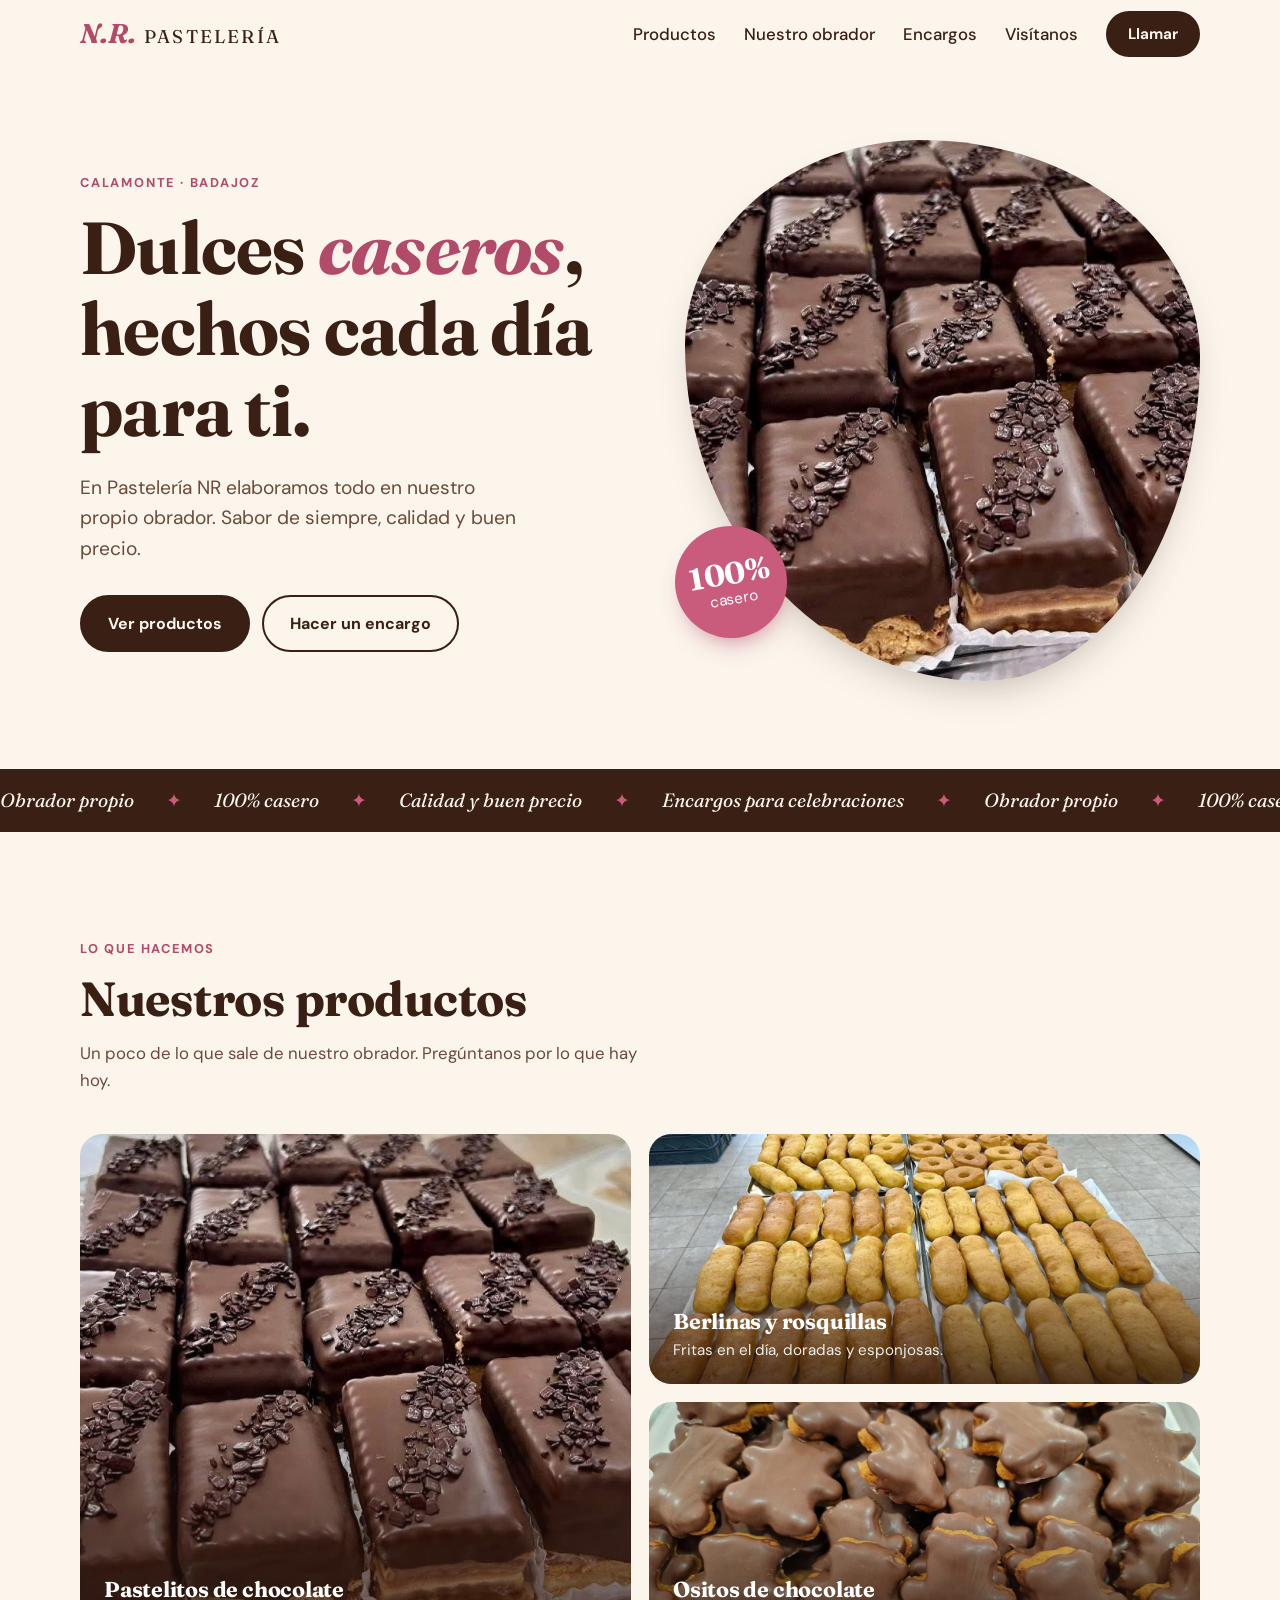
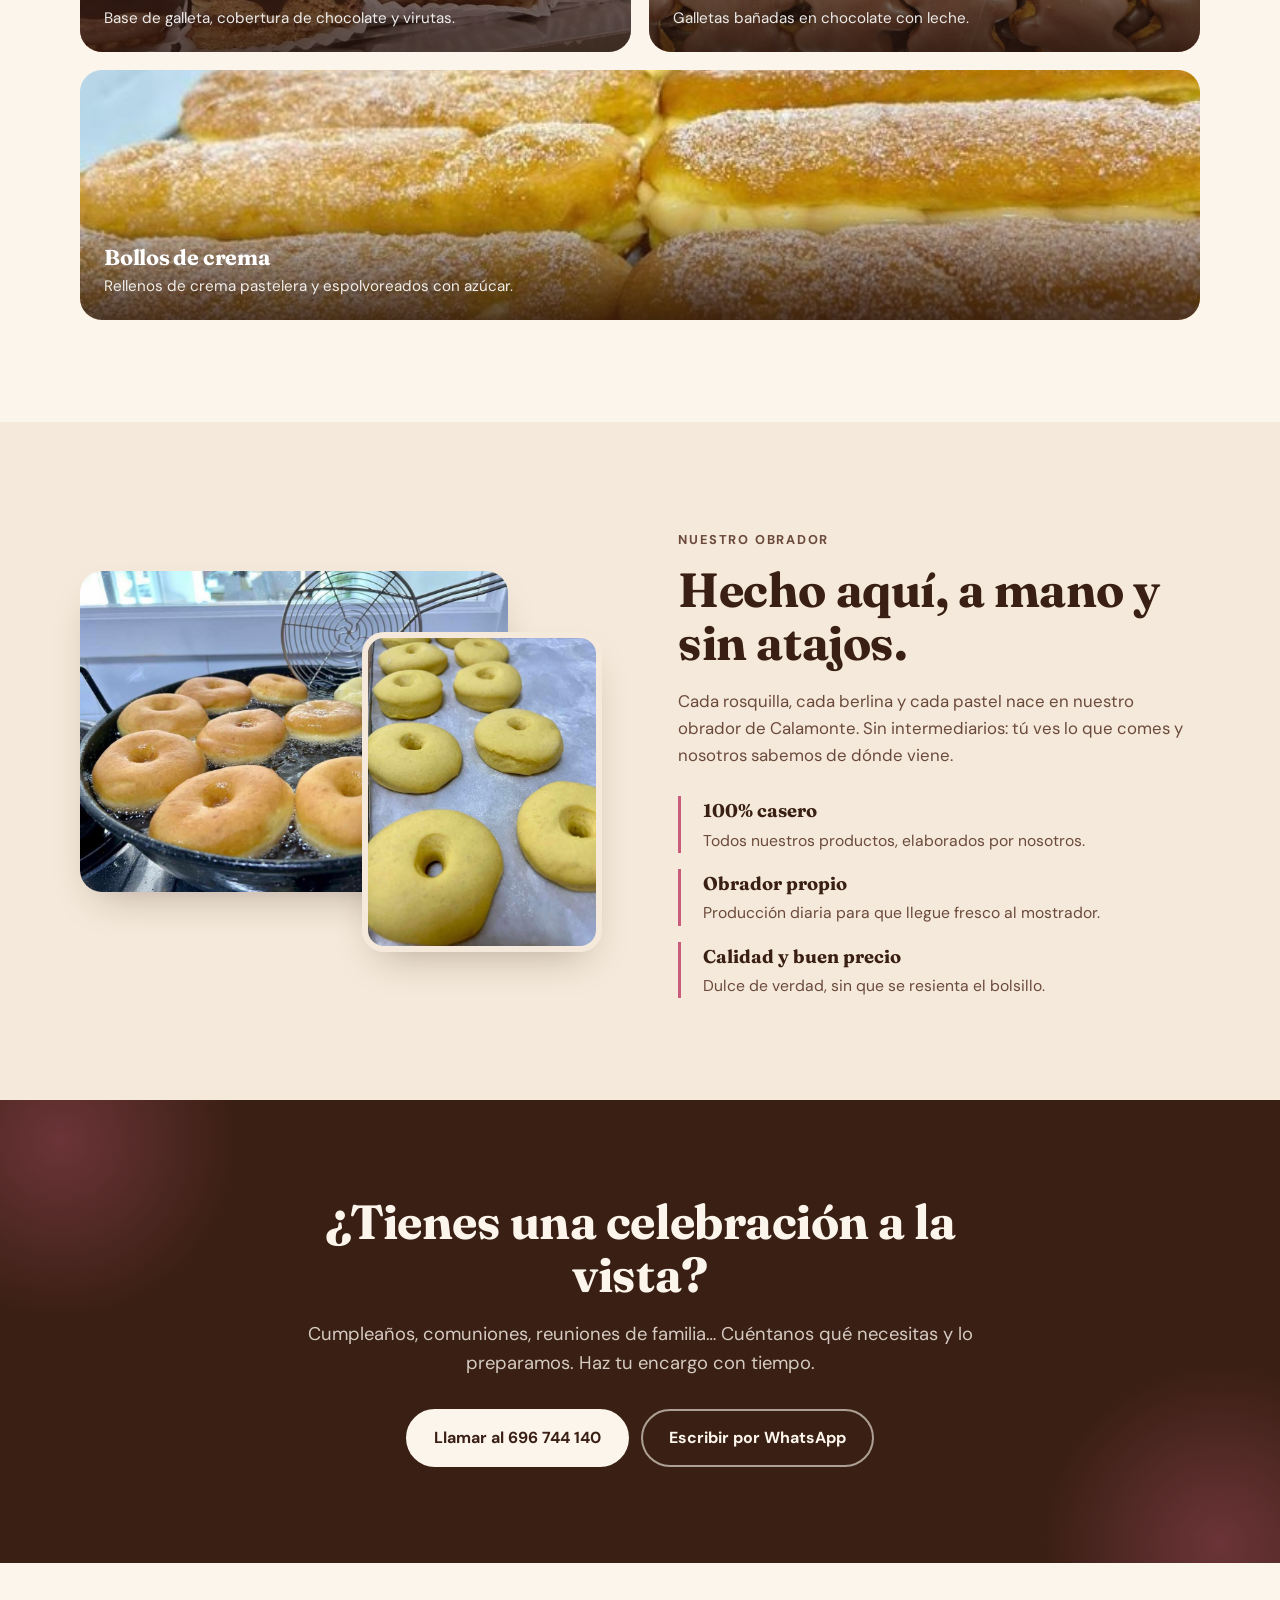
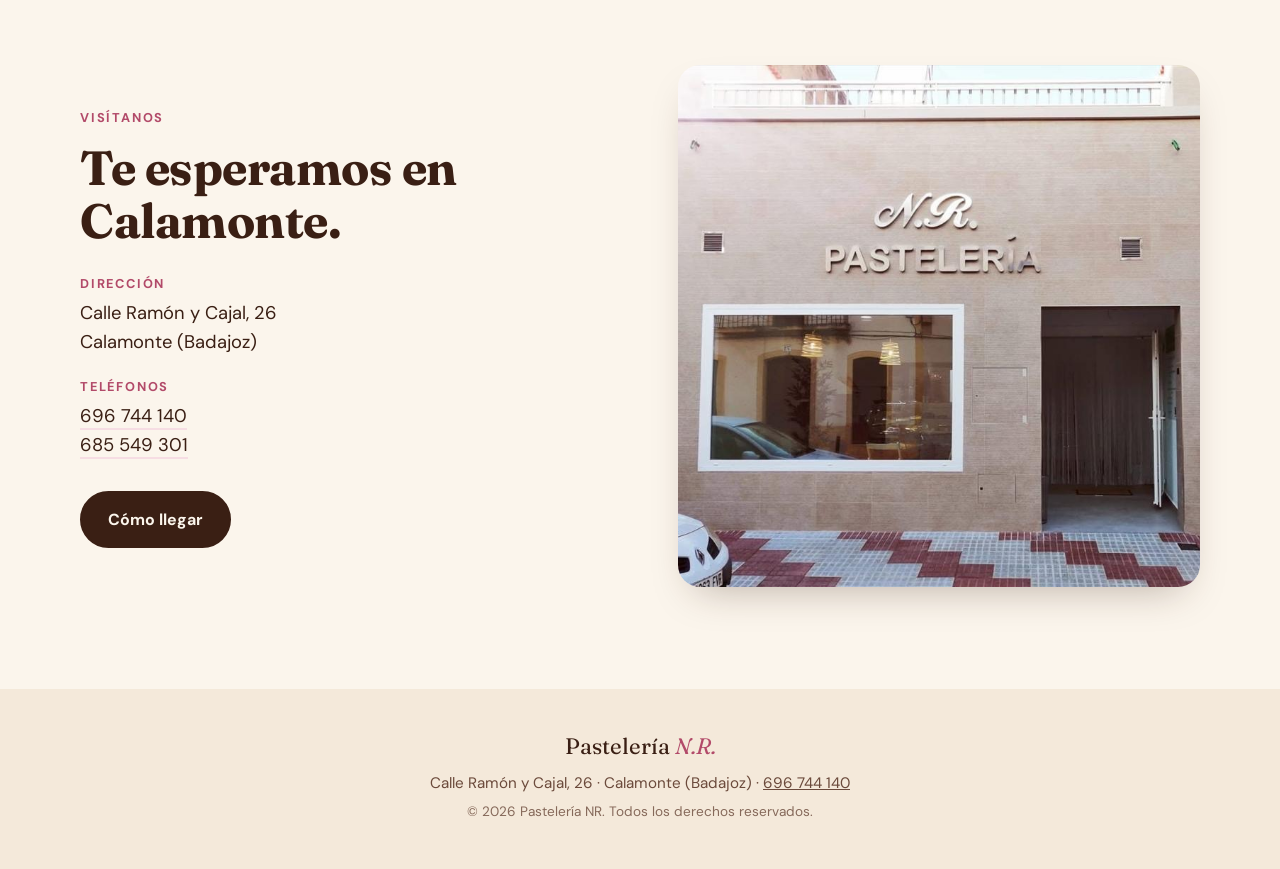
<file: index.html>
<!doctype html>
<html lang="es">
<head>
  <meta charset="utf-8">
  <meta name="viewport" content="width=device-width, initial-scale=1">
  <title>Pastelería NR · Calamonte (Badajoz)</title>
  <meta name="description" content="Pastelería NR en Calamonte: dulces 100% caseros, con obrador propio. Pastelitos de chocolate, berlinas, rosquillas, bollos de crema y encargos para tus celebraciones.">
  <meta name="theme-color" content="#3a1f14">
  <meta property="og:title" content="Pastelería NR · Calamonte">
  <meta property="og:description" content="Dulces 100% caseros, con obrador propio. Haz tu encargo en Calamonte (Badajoz).">
  <meta property="og:type" content="website">
  <meta property="og:url" content="https://infinibot.github.io/pasteleria-nr/">
  <meta property="og:image" content="https://infinibot.github.io/pasteleria-nr/images/pastelitos-chocolate.jpg">
  <link rel="icon" href="data:image/svg+xml,%3Csvg xmlns='http://www.w3.org/2000/svg' viewBox='0 0 100 100'%3E%3Ctext y='.9em' font-size='90'%3E%F0%9F%8D%B0%3C/text%3E%3C/svg%3E">

  <link rel="preconnect" href="https://fonts.googleapis.com">
  <link rel="preconnect" href="https://fonts.gstatic.com" crossorigin>
  <link href="https://fonts.googleapis.com/css2?family=DM+Sans:wght@400;500;700&family=Fraunces:ital,opsz,wght@0,9..144,500;0,9..144,700;1,9..144,500&display=swap" rel="stylesheet">
  <link rel="stylesheet" href="styles.css">

  <script type="application/ld+json">
  {
    "@context": "https://schema.org",
    "@type": "Bakery",
    "name": "Pastelería NR",
    "description": "Pastelería artesanal con obrador propio. Productos 100% caseros.",
    "telephone": "+34696744140",
    "address": {
      "@type": "PostalAddress",
      "streetAddress": "Calle Ramón y Cajal, 26",
      "addressLocality": "Calamonte",
      "addressRegion": "Badajoz",
      "addressCountry": "ES"
    },
    "image": "https://infinibot.github.io/pasteleria-nr/images/fachada.jpg"
  }
  </script>
</head>
<body>

  <a class="skip" href="#contenido">Saltar al contenido</a>

  <header class="header" id="header">
    <div class="wrap header__in">
      <a href="#inicio" class="brand" aria-label="Pastelería NR, inicio">
        <span class="brand__mark">N.R.</span>
        <span class="brand__name">Pastelería</span>
      </a>

      <nav class="nav" id="nav" aria-label="Principal">
        <a href="#productos">Productos</a>
        <a href="#obrador">Nuestro obrador</a>
        <a href="#encargos">Encargos</a>
        <a href="#visitanos">Visítanos</a>
        <a href="tel:+34696744140" class="btn btn--small nav__cta">Llamar</a>
      </nav>

      <button class="burger" id="burger" aria-label="Abrir menú" aria-expanded="false" aria-controls="nav">
        <span></span><span></span>
      </button>
    </div>
  </header>

  <main id="contenido">

    <!-- HERO -->
    <section class="hero" id="inicio">
      <div class="wrap hero__in">
        <div class="hero__text">
          <p class="eyebrow">Calamonte · Badajoz</p>
          <h1>Dulces <em>caseros</em>, hechos cada día para ti.</h1>
          <p class="lead">En Pastelería NR elaboramos todo en nuestro propio obrador. Sabor de siempre, calidad y buen precio.</p>
          <div class="hero__btns">
            <a href="#productos" class="btn">Ver productos</a>
            <a href="#encargos" class="btn btn--ghost">Hacer un encargo</a>
          </div>
        </div>

        <div class="hero__media">
          <img src="images/pastelitos-chocolate.jpg" alt="Pastelitos de chocolate con virutas, recién hechos" width="1179" height="847" fetchpriority="high">
          <span class="badge"><strong>100%</strong> casero</span>
        </div>
      </div>
    </section>

    <!-- FRANJA -->
    <div class="strip" aria-hidden="true">
      <div class="strip__track">
        <span>Obrador propio</span><span>✦</span><span>100% casero</span><span>✦</span><span>Calidad y buen precio</span><span>✦</span><span>Encargos para celebraciones</span><span>✦</span>
        <span>Obrador propio</span><span>✦</span><span>100% casero</span><span>✦</span><span>Calidad y buen precio</span><span>✦</span><span>Encargos para celebraciones</span><span>✦</span>
      </div>
    </div>

    <!-- PRODUCTOS -->
    <section class="section" id="productos">
      <div class="wrap">
        <header class="section__head reveal">
          <p class="eyebrow">Lo que hacemos</p>
          <h2>Nuestros productos</h2>
          <p class="section__sub">Un poco de lo que sale de nuestro obrador. Pregúntanos por lo que hay hoy.</p>
        </header>

        <div class="grid">
          <article class="card card--tall reveal">
            <img src="images/pastelitos-chocolate.jpg" alt="Pastelitos de chocolate" loading="lazy" width="1179" height="847">
            <div class="card__txt">
              <h3>Pastelitos de chocolate</h3>
              <p>Base de galleta, cobertura de chocolate y virutas.</p>
            </div>
          </article>

          <article class="card reveal">
            <img src="images/berlinas.jpg" alt="Bandejas de berlinas y rosquillas doradas" loading="lazy" width="1400" height="788">
            <div class="card__txt">
              <h3>Berlinas y rosquillas</h3>
              <p>Fritas en el día, doradas y esponjosas.</p>
            </div>
          </article>

          <article class="card reveal">
            <img src="images/ositos-chocolate.jpg" alt="Galletas con forma de osito bañadas en chocolate" loading="lazy" width="1400" height="1050">
            <div class="card__txt">
              <h3>Ositos de chocolate</h3>
              <p>Galletas bañadas en chocolate con leche.</p>
            </div>
          </article>

          <article class="card card--wide reveal">
            <img src="images/pasteles-crema.jpg" alt="Bollos rellenos de crema pastelera y azucarados" loading="lazy" width="738" height="554">
            <div class="card__txt">
              <h3>Bollos de crema</h3>
              <p>Rellenos de crema pastelera y espolvoreados con azúcar.</p>
            </div>
          </article>
        </div>
      </div>
    </section>

    <!-- OBRADOR -->
    <section class="section section--alt" id="obrador">
      <div class="wrap about">
        <div class="about__media reveal">
          <img class="about__img1" src="images/fritura.jpg" alt="Rosquillas friéndose en la sartén" loading="lazy" width="1200" height="900">
          <img class="about__img2" src="images/masa-rosquillas.jpg" alt="Rosquillas crudas listas para freír" loading="lazy" width="960" height="1280">
        </div>

        <div class="about__text reveal">
          <p class="eyebrow">Nuestro obrador</p>
          <h2>Hecho aquí, a mano y sin atajos.</h2>
          <p>Cada rosquilla, cada berlina y cada pastel nace en nuestro obrador de Calamonte. Sin intermediarios: tú ves lo que comes y nosotros sabemos de dónde viene.</p>

          <ul class="points">
            <li><strong>100% casero</strong><span>Todos nuestros productos, elaborados por nosotros.</span></li>
            <li><strong>Obrador propio</strong><span>Producción diaria para que llegue fresco al mostrador.</span></li>
            <li><strong>Calidad y buen precio</strong><span>Dulce de verdad, sin que se resienta el bolsillo.</span></li>
          </ul>
        </div>
      </div>
    </section>

    <!-- ENCARGOS -->
    <section class="cta" id="encargos">
      <div class="wrap cta__in reveal">
        <h2>¿Tienes una celebración a la vista?</h2>
        <p>Cumpleaños, comuniones, reuniones de familia… Cuéntanos qué necesitas y lo preparamos. Haz tu encargo con tiempo.</p>
        <div class="cta__btns">
          <a href="tel:+34696744140" class="btn btn--light">Llamar al 696 744 140</a>
          <a href="https://wa.me/34696744140?text=Hola%2C%20quer%C3%ADa%20hacer%20un%20encargo" class="btn btn--outline-light" target="_blank" rel="noopener">Escribir por WhatsApp</a>
        </div>
      </div>
    </section>

    <!-- VISÍTANOS -->
    <section class="section" id="visitanos">
      <div class="wrap visit">
        <div class="visit__text reveal">
          <p class="eyebrow">Visítanos</p>
          <h2>Te esperamos en Calamonte.</h2>

          <dl class="info">
            <div>
              <dt>Dirección</dt>
              <dd>Calle Ramón y Cajal, 26<br>Calamonte (Badajoz)</dd>
            </div>
            <div>
              <dt>Teléfonos</dt>
              <dd>
                <a href="tel:+34696744140">696 744 140</a><br>
                <a href="tel:+34685549301">685 549 301</a>
              </dd>
            </div>
            <!-- Horario: añadir aquí cuando lo confirme la pastelería
            <div>
              <dt>Horario</dt>
              <dd>…</dd>
            </div>
            -->
          </dl>

          <a class="btn" href="https://www.google.com/maps/search/?api=1&query=Pasteler%C3%ADa+NR+Calle+Ram%C3%B3n+y+Cajal+26+Calamonte+Badajoz" target="_blank" rel="noopener">Cómo llegar</a>
        </div>

        <div class="visit__media reveal">
          <img src="images/fachada.jpg" alt="Fachada de Pastelería NR en Calamonte" loading="lazy" width="738" height="736">
        </div>
      </div>
    </section>

  </main>

  <footer class="footer">
    <div class="wrap footer__in">
      <p class="footer__brand">Pastelería <span>N.R.</span></p>
      <p>Calle Ramón y Cajal, 26 · Calamonte (Badajoz) · <a href="tel:+34696744140">696 744 140</a></p>
      <p class="footer__small">© <span id="year">2026</span> Pastelería NR. Todos los derechos reservados.</p>
    </div>
  </footer>

  <script src="script.js"></script>
</body>
</html>
</file>
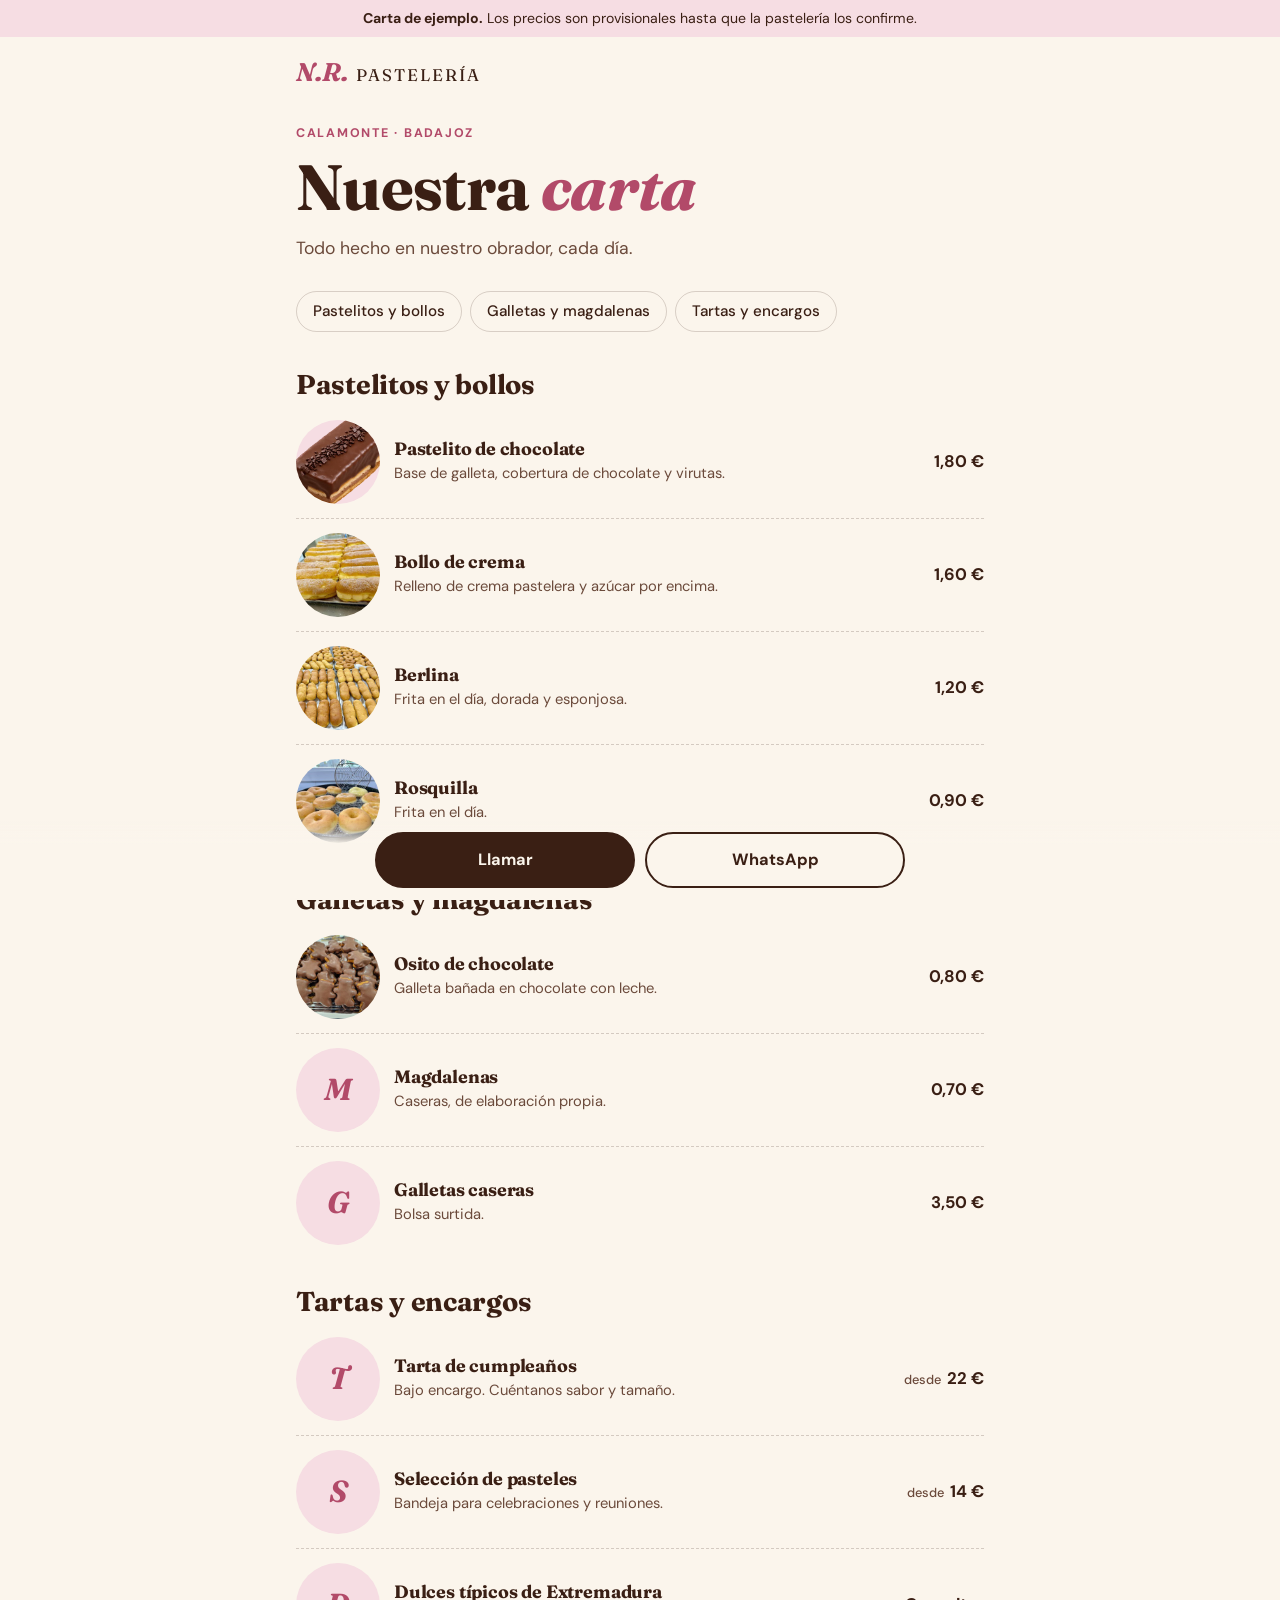
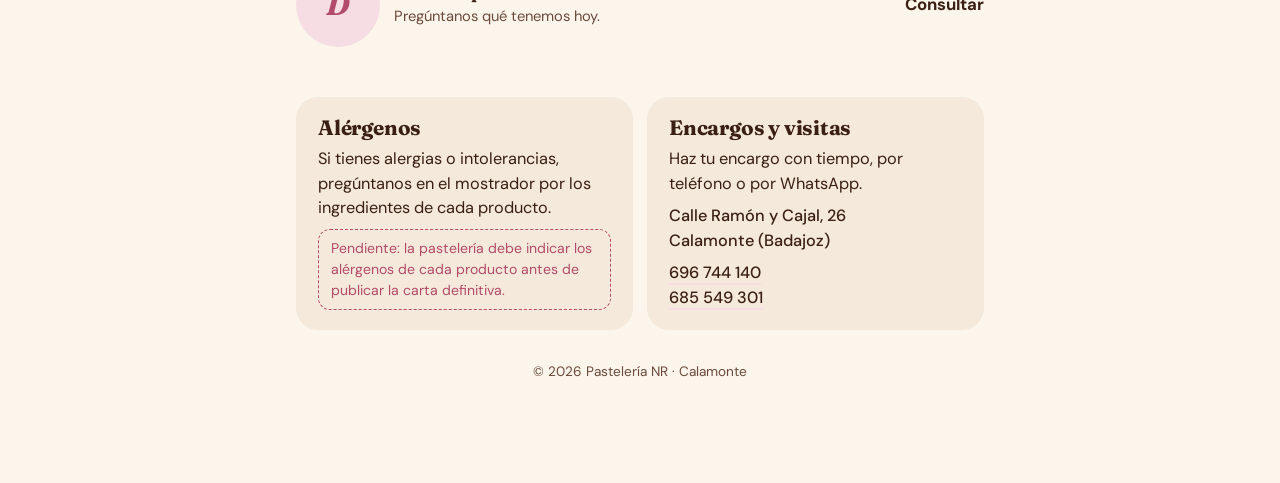
<file: carta/index.html>
<!doctype html>
<html lang="es">
<head>
  <meta charset="utf-8">
  <meta name="viewport" content="width=device-width, initial-scale=1">
  <title>Carta · Pastelería NR</title>
  <meta name="description" content="Carta de Pastelería NR en Calamonte: pastelitos, bollos, galletas, magdalenas, tartas y encargos.">
  <meta name="robots" content="noindex">
  <meta name="theme-color" content="#fbf5ec">
  <link rel="preconnect" href="https://fonts.googleapis.com">
  <link rel="preconnect" href="https://fonts.gstatic.com" crossorigin>
  <link href="https://fonts.googleapis.com/css2?family=DM+Sans:wght@400;500;700&family=Fraunces:ital,opsz,wght@0,9..144,500;0,9..144,700;1,9..144,500&display=swap" rel="stylesheet">
  <link rel="stylesheet" href="styles.css">
</head>
<body>
  <div class="demo" role="note"><strong>Carta de ejemplo.</strong> Los precios son provisionales hasta que la pastelería los confirme.</div>
  <header class="top">
    <a class="brand" href="../" aria-label="Pastelería NR, inicio"><span class="brand__mark">N.R.</span> <span class="brand__name">Pastelería</span></a>
  </header>

  <section class="intro">
    <p class="eyebrow">Calamonte · Badajoz</p>
    <h1>Nuestra <em>carta</em></h1>
    <p>Todo hecho en nuestro obrador, cada día.</p>
  </section>

  <nav class="chips" aria-label="Categorías">
    <a href="#pastelitos">Pastelitos y bollos</a>
    <a href="#galletas">Galletas y magdalenas</a>
    <a href="#encargos">Tartas y encargos</a>
  </nav>

  <main>
    <section class="cat" id="pastelitos">
      <h2>Pastelitos y bollos</h2>
      <ul class="items">
        <li class="item">
          <div class="thumb thumb--cut"><img src="img/pastelito.webp" alt="" width="240" height="240" loading="lazy"></div>
          <div class="item__body">
            <h3>Pastelito de chocolate</h3>
            <p>Base de galleta, cobertura de chocolate y virutas.</p>
          </div>
          <p class="price">1,80 €</p>
        </li>
        <li class="item">
          <div class="thumb"><img src="img/bollo-crema.jpg" alt="" width="240" height="240" loading="lazy"></div>
          <div class="item__body">
            <h3>Bollo de crema</h3>
            <p>Relleno de crema pastelera y azúcar por encima.</p>
          </div>
          <p class="price">1,60 €</p>
        </li>
        <li class="item">
          <div class="thumb"><img src="img/berlina.jpg" alt="" width="240" height="240" loading="lazy"></div>
          <div class="item__body">
            <h3>Berlina</h3>
            <p>Frita en el día, dorada y esponjosa.</p>
          </div>
          <p class="price">1,20 €</p>
        </li>
        <li class="item">
          <div class="thumb"><img src="img/rosquilla.jpg" alt="" width="240" height="240" loading="lazy"></div>
          <div class="item__body">
            <h3>Rosquilla</h3>
            <p>Frita en el día.</p>
          </div>
          <p class="price">0,90 €</p>
        </li>
      </ul>
    </section>
    <section class="cat" id="galletas">
      <h2>Galletas y magdalenas</h2>
      <ul class="items">
        <li class="item">
          <div class="thumb"><img src="img/osito.jpg" alt="" width="240" height="240" loading="lazy"></div>
          <div class="item__body">
            <h3>Osito de chocolate</h3>
            <p>Galleta bañada en chocolate con leche.</p>
          </div>
          <p class="price">0,80 €</p>
        </li>
        <li class="item">
          <div class="thumb thumb--letter" aria-hidden="true">M</div>
          <div class="item__body">
            <h3>Magdalenas</h3>
            <p>Caseras, de elaboración propia.</p>
          </div>
          <p class="price">0,70 €</p>
        </li>
        <li class="item">
          <div class="thumb thumb--letter" aria-hidden="true">G</div>
          <div class="item__body">
            <h3>Galletas caseras</h3>
            <p>Bolsa surtida.</p>
          </div>
          <p class="price">3,50 €</p>
        </li>
      </ul>
    </section>
    <section class="cat" id="encargos">
      <h2>Tartas y encargos</h2>
      <ul class="items">
        <li class="item">
          <div class="thumb thumb--letter" aria-hidden="true">T</div>
          <div class="item__body">
            <h3>Tarta de cumpleaños</h3>
            <p>Bajo encargo. Cuéntanos sabor y tamaño.</p>
          </div>
          <p class="price"><span class="from">desde</span> 22 €</p>
        </li>
        <li class="item">
          <div class="thumb thumb--letter" aria-hidden="true">S</div>
          <div class="item__body">
            <h3>Selección de pasteles</h3>
            <p>Bandeja para celebraciones y reuniones.</p>
          </div>
          <p class="price"><span class="from">desde</span> 14 €</p>
        </li>
        <li class="item">
          <div class="thumb thumb--letter" aria-hidden="true">D</div>
          <div class="item__body">
            <h3>Dulces típicos de Extremadura</h3>
            <p>Pregúntanos qué tenemos hoy.</p>
          </div>
          <p class="price">Consultar</p>
        </li>
      </ul>
    </section>
  </main>

  <section class="info">
    <div class="box">
      <h2>Alérgenos</h2>
      <p>Si tienes alergias o intolerancias, pregúntanos en el mostrador por los ingredientes de cada producto.</p>
      <p class="todo">Pendiente: la pastelería debe indicar los alérgenos de cada producto antes de publicar la carta definitiva.</p>
    </div>
    <div class="box">
      <h2>Encargos y visitas</h2>
      <p>Haz tu encargo con tiempo, por teléfono o por WhatsApp.</p>
      <p class="contact">Calle Ramón y Cajal, 26<br>Calamonte (Badajoz)</p>
      <p class="contact"><a href="tel:+34696744140">696 744 140</a><br><a href="tel:+34685549301">685 549 301</a></p>
    </div>
  </section>

  <footer class="foot">© <span id="y">2026</span> Pastelería NR · Calamonte</footer>

  <div class="dock">
    <a class="btn" href="tel:+34696744140">Llamar</a>
    <a class="btn btn--ghost" href="https://wa.me/34696744140?text=Hola%2C%20quer%C3%ADa%20hacer%20un%20encargo" target="_blank" rel="noopener">WhatsApp</a>
  </div>

  <script>document.getElementById('y').textContent = new Date().getFullYear();</script>
</body>
</html>
</file>
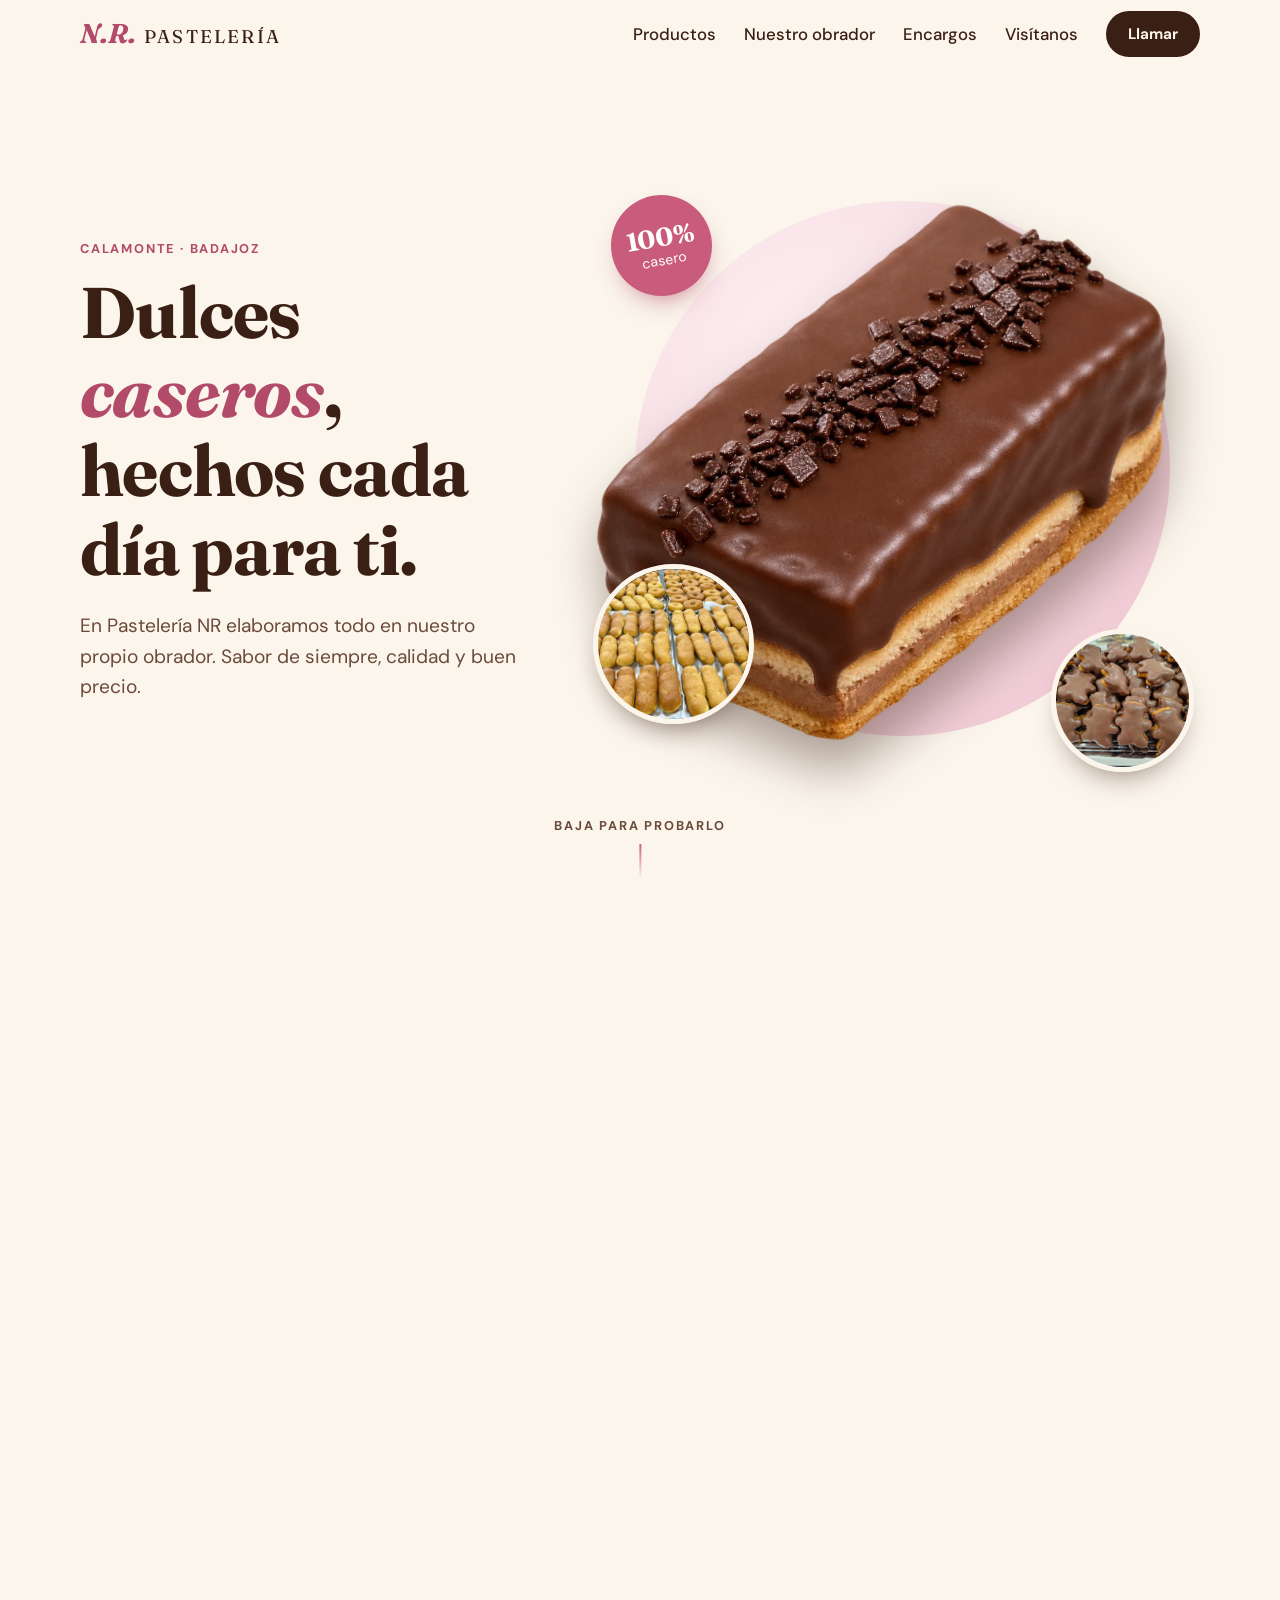
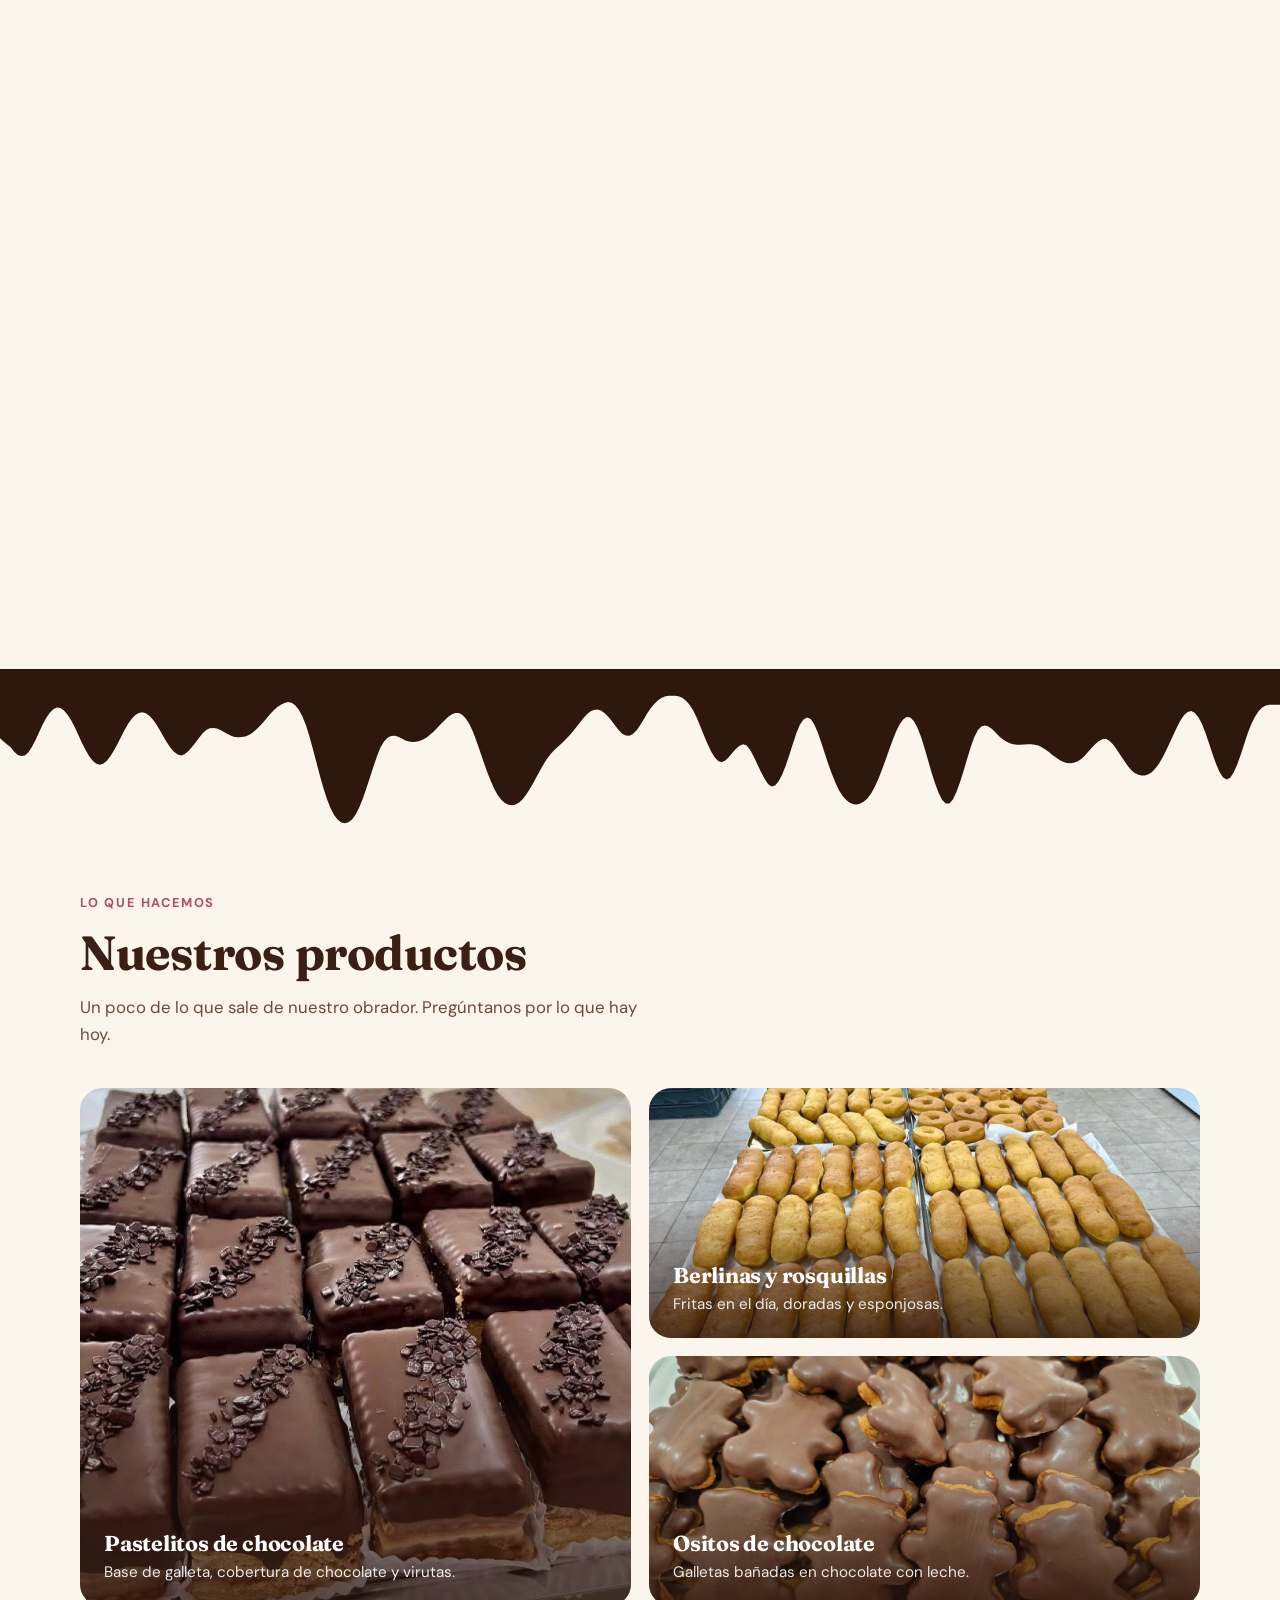
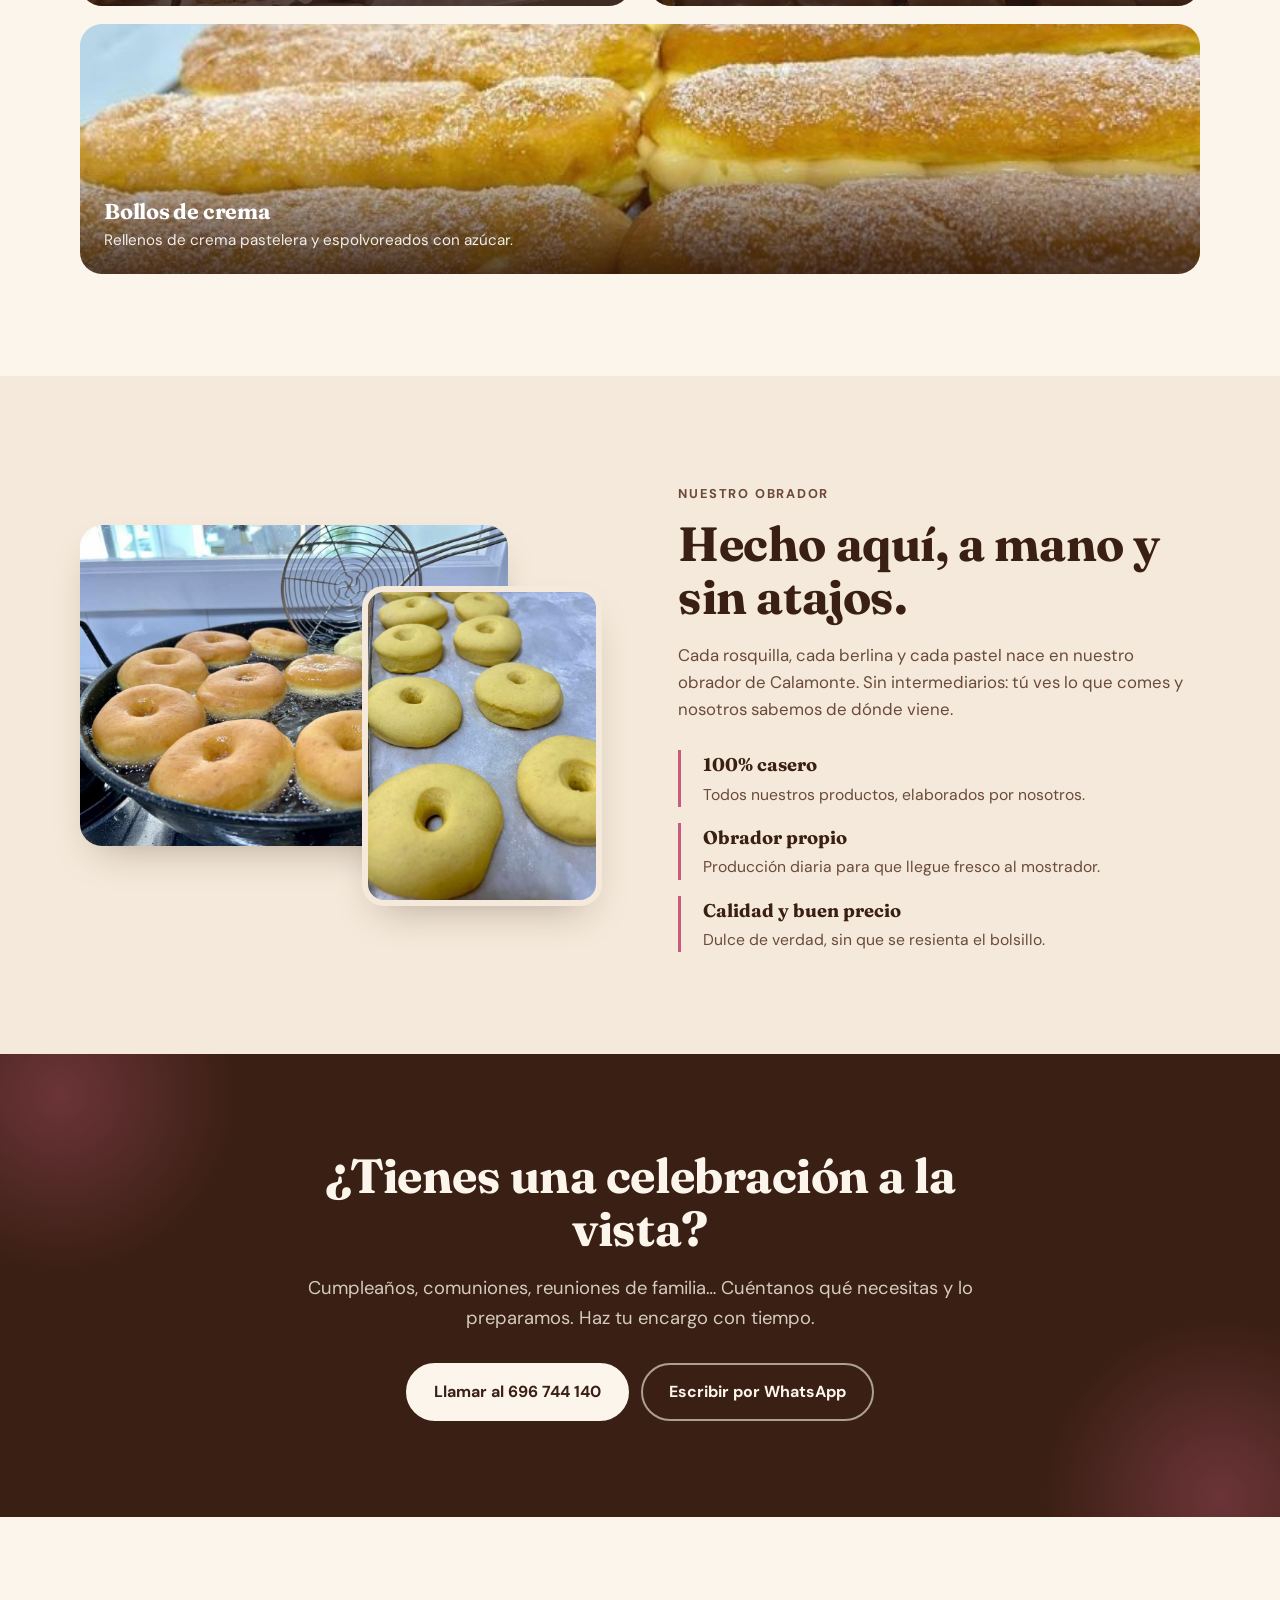
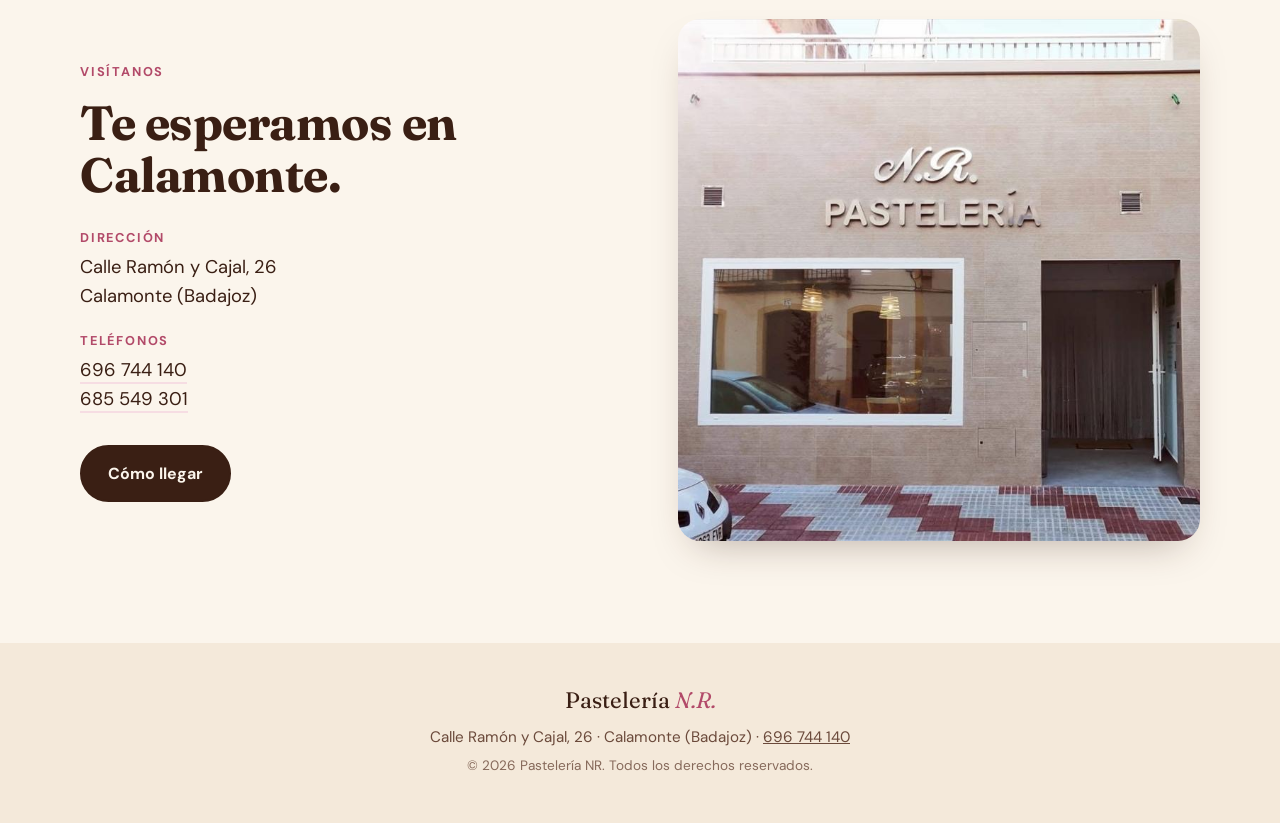
<file: v2/index.html>
<!doctype html>
<html lang="es">
<head>
  <meta charset="utf-8">
  <meta name="viewport" content="width=device-width, initial-scale=1">
  <title>Pastelería NR · Calamonte (Badajoz)</title>
  <meta name="description" content="Pastelería NR en Calamonte: dulces 100% caseros, con obrador propio. Pastelitos de chocolate, berlinas, rosquillas, bollos de crema y encargos para tus celebraciones.">
  <meta name="theme-color" content="#3a1f14">
  <meta property="og:title" content="Pastelería NR · Calamonte">
  <meta property="og:description" content="Dulces 100% caseros, con obrador propio. Haz tu encargo en Calamonte (Badajoz).">
  <meta property="og:type" content="website">
  <meta property="og:url" content="https://infinibot.github.io/pasteleria-nr/v2/">
  <meta property="og:image" content="https://infinibot.github.io/pasteleria-nr/v2/images/pastelitos-chocolate.jpg">
  <link rel="icon" href="data:image/svg+xml,%3Csvg xmlns='http://www.w3.org/2000/svg' viewBox='0 0 100 100'%3E%3Ctext y='.9em' font-size='90'%3E%F0%9F%8D%B0%3C/text%3E%3C/svg%3E">

  <link rel="preconnect" href="https://fonts.googleapis.com">
  <link rel="preconnect" href="https://fonts.gstatic.com" crossorigin>
  <link href="https://fonts.googleapis.com/css2?family=DM+Sans:wght@400;500;700&family=Fraunces:ital,opsz,wght@0,9..144,500;0,9..144,700;1,9..144,500&display=swap" rel="stylesheet">
  <link rel="stylesheet" href="styles.css">

  <script type="application/ld+json">
  {
    "@context": "https://schema.org",
    "@type": "Bakery",
    "name": "Pastelería NR",
    "description": "Pastelería artesanal con obrador propio. Productos 100% caseros.",
    "telephone": "+34696744140",
    "address": {
      "@type": "PostalAddress",
      "streetAddress": "Calle Ramón y Cajal, 26",
      "addressLocality": "Calamonte",
      "addressRegion": "Badajoz",
      "addressCountry": "ES"
    },
    "image": "https://infinibot.github.io/pasteleria-nr/v2/images/fachada.jpg"
  }
  </script>
</head>
<body>

  <a class="skip" href="#contenido">Saltar al contenido</a>

  <header class="header" id="header">
    <div class="wrap header__in">
      <a href="#inicio" class="brand" aria-label="Pastelería NR, inicio">
        <span class="brand__mark">N.R.</span>
        <span class="brand__name">Pastelería</span>
      </a>

      <nav class="nav" id="nav" aria-label="Principal">
        <a href="#productos">Productos</a>
        <a href="#obrador">Nuestro obrador</a>
        <a href="#encargos">Encargos</a>
        <a href="#visitanos">Visítanos</a>
        <a href="tel:+34696744140" class="btn btn--small nav__cta">Llamar</a>
      </nav>

      <button class="burger" id="burger" aria-label="Abrir menú" aria-expanded="false" aria-controls="nav">
        <span></span><span></span>
      </button>
    </div>
  </header>

  <main id="contenido">

    <!-- PORTADA: el chocolate se derrite al hacer scroll -->
    <section class="melt" id="inicio">
      <div class="melt__stage">
        <div class="melt__scene" id="scene">
          <div class="melt__copy">
            <p class="eyebrow">Calamonte · Badajoz</p>
            <h1>Dulces <em>caseros</em>, hechos cada día para ti.</h1>
            <p class="lead">En Pastelería NR elaboramos todo en nuestro propio obrador. Sabor de siempre, calidad y buen precio.</p>
          </div>
          <figure class="melt__piece">
            <span class="melt__disc" aria-hidden="true"></span>
            <img class="melt__main" src="images/pastelito.webp" alt="Pastelito de chocolate con virutas y capas de bizcocho y crema" width="1167" height="1024" fetchpriority="high">
            <span class="melt__badge"><strong>100%</strong> casero</span>
            <img class="melt__chip melt__chip--a" src="images/chip-berlinas.jpg" alt="Berlinas recién hechas" width="320" height="320">
            <img class="melt__chip melt__chip--b" src="images/chip-ositos.jpg" alt="Ositos de chocolate" width="320" height="320">
          </figure>
        </div>

        <canvas class="melt__choco" id="choco" aria-hidden="true"></canvas>
        <svg class="melt__pour" id="pour" aria-hidden="true" focusable="false" preserveAspectRatio="none"></svg>

        <div class="melt__end" id="end">
          <p class="eyebrow">Pastelería NR</p>
          <h2>Se deshacen<br><em>en la boca.</em></h2>
          <p>Dulces 100% caseros, con obrador propio, en Calamonte.</p>
          <a href="#productos" class="btn btn--light">Ver productos</a>
        </div>

        <p class="melt__hint" id="hint"><span>Baja para probarlo</span><i aria-hidden="true"></i></p>
      </div>

      <svg class="defs" width="0" height="0" aria-hidden="true" focusable="false">
        <filter id="melt-filter" x="-20%" y="-20%" width="140%" height="170%">
          <feTurbulence type="fractalNoise" baseFrequency="0.014 0.003" numOctaves="2" seed="7" result="noise"/>
          <feColorMatrix in="noise" type="matrix" values="0 0 0 0 0.5  1 0 0 0 0  0 0 0 0 0  0 0 0 0 1" result="vertical"/>
          <feDisplacementMap id="melt-map" in="SourceGraphic" in2="vertical" scale="0" xChannelSelector="R" yChannelSelector="G"/>
        </filter>
      </svg>
    </section>

    <!-- PRODUCTOS -->
    <section class="section section--fringe" id="productos">
      <svg class="fringe" viewBox="0 0 1440 170" preserveAspectRatio="none" aria-hidden="true" focusable="false"><path id="fringe-path" d=""/></svg>
      <div class="wrap">
        <header class="section__head reveal">
          <p class="eyebrow">Lo que hacemos</p>
          <h2>Nuestros productos</h2>
          <p class="section__sub">Un poco de lo que sale de nuestro obrador. Pregúntanos por lo que hay hoy.</p>
        </header>

        <div class="grid">
          <article class="card card--tall reveal">
            <img src="images/pastelitos-chocolate.jpg" alt="Pastelitos de chocolate" loading="lazy" width="1179" height="847">
            <div class="card__txt">
              <h3>Pastelitos de chocolate</h3>
              <p>Base de galleta, cobertura de chocolate y virutas.</p>
            </div>
          </article>

          <article class="card reveal">
            <img src="images/berlinas.jpg" alt="Bandejas de berlinas y rosquillas doradas" loading="lazy" width="1400" height="788">
            <div class="card__txt">
              <h3>Berlinas y rosquillas</h3>
              <p>Fritas en el día, doradas y esponjosas.</p>
            </div>
          </article>

          <article class="card reveal">
            <img src="images/ositos-chocolate.jpg" alt="Galletas con forma de osito bañadas en chocolate" loading="lazy" width="1400" height="1050">
            <div class="card__txt">
              <h3>Ositos de chocolate</h3>
              <p>Galletas bañadas en chocolate con leche.</p>
            </div>
          </article>

          <article class="card card--wide reveal">
            <img src="images/pasteles-crema.jpg" alt="Bollos rellenos de crema pastelera y azucarados" loading="lazy" width="738" height="554">
            <div class="card__txt">
              <h3>Bollos de crema</h3>
              <p>Rellenos de crema pastelera y espolvoreados con azúcar.</p>
            </div>
          </article>
        </div>
      </div>
    </section>

    <!-- OBRADOR -->
    <section class="section section--alt" id="obrador">
      <div class="wrap about">
        <div class="about__media reveal">
          <img class="about__img1" src="images/fritura.jpg" alt="Rosquillas friéndose en la sartén" loading="lazy" width="1200" height="900">
          <img class="about__img2" src="images/masa-rosquillas.jpg" alt="Rosquillas crudas listas para freír" loading="lazy" width="960" height="1280">
        </div>

        <div class="about__text reveal">
          <p class="eyebrow">Nuestro obrador</p>
          <h2>Hecho aquí, a mano y sin atajos.</h2>
          <p>Cada rosquilla, cada berlina y cada pastel nace en nuestro obrador de Calamonte. Sin intermediarios: tú ves lo que comes y nosotros sabemos de dónde viene.</p>

          <ul class="points">
            <li><strong>100% casero</strong><span>Todos nuestros productos, elaborados por nosotros.</span></li>
            <li><strong>Obrador propio</strong><span>Producción diaria para que llegue fresco al mostrador.</span></li>
            <li><strong>Calidad y buen precio</strong><span>Dulce de verdad, sin que se resienta el bolsillo.</span></li>
          </ul>
        </div>
      </div>
    </section>

    <!-- ENCARGOS -->
    <section class="cta" id="encargos">
      <div class="wrap cta__in reveal">
        <h2>¿Tienes una celebración a la vista?</h2>
        <p>Cumpleaños, comuniones, reuniones de familia… Cuéntanos qué necesitas y lo preparamos. Haz tu encargo con tiempo.</p>
        <div class="cta__btns">
          <a href="tel:+34696744140" class="btn btn--light">Llamar al 696 744 140</a>
          <a href="https://wa.me/34696744140?text=Hola%2C%20quer%C3%ADa%20hacer%20un%20encargo" class="btn btn--outline-light" target="_blank" rel="noopener">Escribir por WhatsApp</a>
        </div>
      </div>
    </section>

    <!-- VISÍTANOS -->
    <section class="section" id="visitanos">
      <div class="wrap visit">
        <div class="visit__text reveal">
          <p class="eyebrow">Visítanos</p>
          <h2>Te esperamos en Calamonte.</h2>

          <dl class="info">
            <div>
              <dt>Dirección</dt>
              <dd>Calle Ramón y Cajal, 26<br>Calamonte (Badajoz)</dd>
            </div>
            <div>
              <dt>Teléfonos</dt>
              <dd>
                <a href="tel:+34696744140">696 744 140</a><br>
                <a href="tel:+34685549301">685 549 301</a>
              </dd>
            </div>
            <!-- Horario: añadir aquí cuando lo confirme la pastelería
            <div>
              <dt>Horario</dt>
              <dd>…</dd>
            </div>
            -->
          </dl>

          <a class="btn" href="https://www.google.com/maps/search/?api=1&query=Pasteler%C3%ADa+NR+Calle+Ram%C3%B3n+y+Cajal+26+Calamonte+Badajoz" target="_blank" rel="noopener">Cómo llegar</a>
        </div>

        <div class="visit__media reveal">
          <img src="images/fachada.jpg" alt="Fachada de Pastelería NR en Calamonte" loading="lazy" width="738" height="736">
        </div>
      </div>
    </section>

  </main>

  <footer class="footer">
    <div class="wrap footer__in">
      <p class="footer__brand">Pastelería <span>N.R.</span></p>
      <p>Calle Ramón y Cajal, 26 · Calamonte (Badajoz) · <a href="tel:+34696744140">696 744 140</a></p>
      <p class="footer__small">© <span id="year">2026</span> Pastelería NR. Todos los derechos reservados.</p>
    </div>
  </footer>

  <script src="script.js"></script>
</body>
</html>
</file>
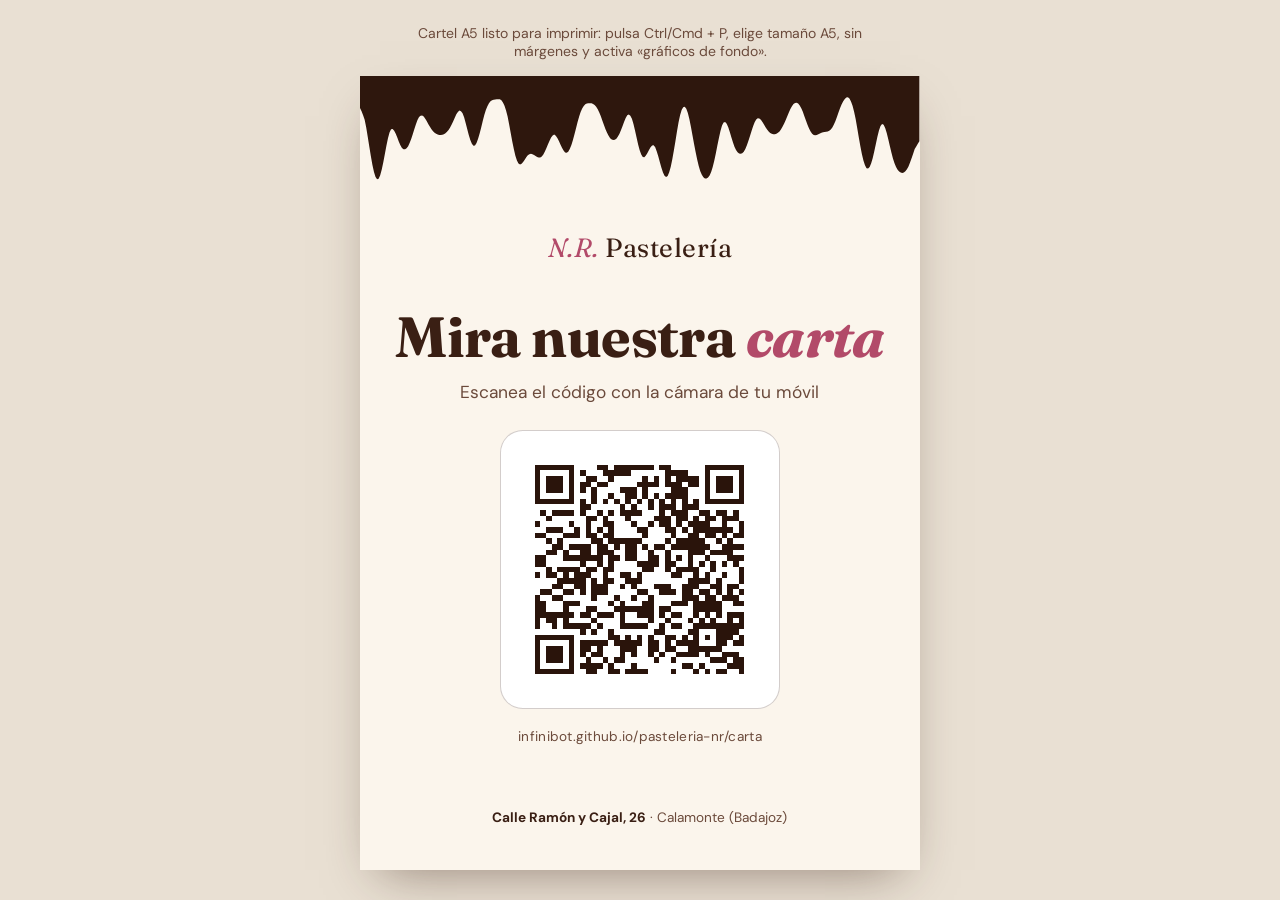
<file: carta/cartel.html>
<!doctype html>
<html lang="es">
<head>
  <meta charset="utf-8">
  <meta name="viewport" content="width=device-width, initial-scale=1">
  <title>Cartel QR · Pastelería NR</title>
  <meta name="robots" content="noindex">
  <link rel="preconnect" href="https://fonts.googleapis.com">
  <link rel="preconnect" href="https://fonts.gstatic.com" crossorigin>
  <link href="https://fonts.googleapis.com/css2?family=DM+Sans:wght@400;500;700&family=Fraunces:ital,opsz,wght@0,9..144,500;0,9..144,700;1,9..144,500&display=swap" rel="stylesheet">
  <style>
    :root { --cream:#fbf5ec; --choco:#3a1f14; --deep:#2e170d; --rose:#c95c7c; --rose-dark:#b24a69; --rose-soft:#f6dde3; --muted:#6b4a3b; }
    * { box-sizing: border-box; }
    @page { size: A5; margin: 0; }
    html, body { margin: 0; background: #e9e0d3; -webkit-print-color-adjust: exact; print-color-adjust: exact; }
    body { font-family: "DM Sans", system-ui, sans-serif; color: var(--choco); padding: 24px 0; }
    .hint { text-align: center; font-size: 14px; color: var(--muted); margin: 0 auto 16px; max-width: 520px; padding: 0 16px; }
    .sheet { position: relative; width: 148mm; height: 210mm; margin: 0 auto; background: var(--cream); overflow: hidden;
             box-shadow: 0 20px 50px -20px rgba(58,31,20,.5); display: flex; flex-direction: column; align-items: center; text-align: center; }
    .drips { display: block; width: 100%; height: 34mm; flex: none; }
    .drips path { fill: var(--deep); }
    .brand { margin-top: 7mm; font-family: "Fraunces", Georgia, serif; font-size: 7mm; letter-spacing: .02em; }
    .brand i { color: var(--rose-dark); }
    h1 { font-family: "Fraunces", Georgia, serif; font-weight: 700; font-size: 15mm; line-height: 1; margin: 5mm 0 0; letter-spacing: -.01em; }
    h1 em { color: var(--rose-dark); font-style: italic; }
    .sub { margin: 4mm 0 0; font-size: 4.6mm; color: var(--muted); }
    .qr { margin-top: 7mm; width: 74mm; height: 74mm; padding: 3mm; background: #fff; border-radius: 6mm; border: .4mm solid rgba(58,31,20,.22); }
    .qr svg { display: block; width: 100%; height: 100%; }
    .url { margin: 5mm 0 0; font-size: 3.6mm; color: var(--muted); letter-spacing: .02em; }
    .foot { margin-top: auto; padding-bottom: 8mm; font-size: 3.6mm; color: var(--muted); }
    .foot strong { color: var(--choco); }
    @media print { html, body { background: none; padding: 0; } .hint { display: none; } .sheet { box-shadow: none; margin: 0; } }
  </style>
</head>
<body>
  <p class="hint">Cartel A5 listo para imprimir: pulsa Ctrl/Cmd + P, elige tamaño A5, sin márgenes y activa «gráficos de fondo».</p>
  <main class="sheet">
    <svg class="drips" viewBox="0 0 1440 170" preserveAspectRatio="none" aria-hidden="true"><path d="M0,0 L0,42.3 L4,46.7 L8,51.9 L12,57.8 L16,68.1 L20,80.6 L24,93.7 L28,106.3 L32,117.7 L36,126.9 L40,133.5 L44,136.7 L48,135.9 L52,131.4 L56,123.7 L60,114.0 L64,103.2 L68,92.3 L72,82.2 L76,74.6 L80,70.6 L84,70.1 L88,72.3 L92,76.3 L96,81.4 L100,86.9 L104,91.7 L108,95.1 L112,96.8 L116,97.0 L120,95.7 L124,92.8 L128,88.4 L132,83.0 L136,76.7 L140,70.1 L144,63.7 L148,58.2 L152,54.4 L156,52.5 L160,52.2 L164,53.7 L168,56.4 L172,59.9 L176,63.7 L180,67.2 L184,70.3 L188,73.0 L192,75.0 L196,76.5 L200,77.4 L204,78.0 L208,78.1 L212,77.7 L216,76.9 L220,75.6 L224,73.8 L228,71.4 L232,68.2 L236,64.3 L240,59.9 L244,55.1 L248,50.7 L252,47.5 L256,45.8 L260,46.5 L264,49.4 L268,54.7 L272,62.1 L276,70.2 L280,78.0 L284,84.7 L288,89.7 L292,92.2 L296,91.8 L300,88.5 L304,83.1 L308,76.1 L312,68.0 L316,59.6 L320,51.6 L324,45.0 L328,39.9 L332,36.1 L336,33.5 L340,32.0 L344,31.4 L348,31.2 L352,30.9 L356,30.6 L360,30.9 L364,32.2 L368,34.9 L372,39.3 L376,45.5 L380,53.7 L384,64.0 L388,75.3 L392,86.5 L396,96.7 L400,105.4 L404,111.9 L408,115.8 L412,117.0 L416,116.0 L420,113.8 L424,110.7 L428,107.6 L432,104.9 L436,103.4 L440,103.0 L444,103.5 L448,104.6 L452,106.0 L456,107.2 L460,107.9 L464,107.7 L468,106.4 L472,103.8 L476,99.9 L480,95.2 L484,90.3 L488,85.5 L492,81.5 L496,78.6 L500,77.5 L504,78.9 L508,82.0 L512,86.1 L516,90.6 L520,95.0 L524,98.7 L528,101.2 L532,101.7 L536,100.2 L540,96.7 L544,91.6 L548,85.0 L552,77.5 L556,69.4 L560,61.2 L564,53.8 L568,47.7 L572,43.1 L576,39.7 L580,37.5 L584,36.3 L588,35.9 L592,35.9 L596,36.2 L600,37.0 L604,38.5 L608,40.8 L612,44.0 L616,48.2 L620,53.4 L624,59.1 L628,64.8 L632,70.3 L636,75.1 L640,79.1 L644,82.2 L648,84.0 L652,84.7 L656,84.3 L660,82.9 L664,80.2 L668,76.3 L672,71.6 L676,66.1 L680,60.4 L684,55.4 L688,52.0 L692,50.9 L696,52.5 L700,56.6 L704,63.4 L708,72.2 L712,81.5 L716,90.5 L720,98.2 L724,103.9 L728,107.2 L732,107.5 L736,105.3 L740,101.8 L744,97.9 L748,94.4 L752,92.0 L756,91.6 L760,94.4 L764,99.8 L768,106.6 L772,114.1 L776,121.3 L780,127.5 L784,132.0 L788,133.6 L792,132.2 L796,127.4 L800,119.9 L804,110.1 L808,98.7 L812,86.2 L816,73.5 L820,61.6 L824,52.0 L828,45.1 L832,41.4 L836,40.8 L840,43.4 L844,49.0 L848,57.2 L852,67.4 L856,78.6 L860,89.9 L864,100.7 L868,110.6 L872,119.1 L876,126.0 L880,130.8 L884,133.9 L888,135.5 L892,135.6 L896,134.3 L900,131.5 L904,127.0 L908,120.4 L912,112.1 L916,102.4 L920,92.0 L924,81.9 L928,72.7 L932,65.4 L936,61.4 L940,60.7 L944,63.2 L948,67.9 L952,74.1 L956,81.0 L960,87.8 L964,93.5 L968,98.0 L972,101.0 L976,102.6 L980,103.0 L984,102.1 L988,100.1 L992,96.5 L996,91.7 L1000,85.8 L1004,79.3 L1008,72.7 L1012,66.4 L1016,61.1 L1020,57.6 L1024,56.0 L1028,56.3 L1032,58.0 L1036,60.8 L1040,64.2 L1044,67.8 L1048,70.9 L1052,73.5 L1056,75.3 L1060,76.5 L1064,77.1 L1068,77.0 L1072,76.4 L1076,75.2 L1080,73.3 L1084,70.5 L1088,66.9 L1092,62.7 L1096,58.1 L1100,53.2 L1104,48.3 L1108,43.8 L1112,40.1 L1116,37.2 L1120,35.6 L1124,35.4 L1128,36.5 L1132,38.9 L1136,42.7 L1140,47.4 L1144,53.1 L1148,58.9 L1152,64.5 L1156,69.5 L1160,73.5 L1164,76.4 L1168,78.0 L1172,78.4 L1176,78.0 L1180,77.2 L1184,76.1 L1188,75.1 L1192,74.3 L1196,74.0 L1200,73.7 L1204,73.3 L1208,72.5 L1212,70.8 L1216,68.1 L1220,64.3 L1224,59.5 L1228,54.0 L1232,48.1 L1236,42.2 L1240,37.3 L1244,33.3 L1248,30.4 L1252,28.3 L1256,28.0 L1260,29.8 L1264,33.7 L1268,39.4 L1272,47.2 L1276,57.0 L1280,68.9 L1284,81.1 L1288,92.7 L1292,103.1 L1296,111.8 L1300,118.2 L1304,121.9 L1308,122.5 L1312,120.3 L1316,115.5 L1320,108.4 L1324,99.6 L1328,89.9 L1332,80.4 L1336,72.0 L1340,66.1 L1344,63.5 L1348,64.4 L1352,68.7 L1356,75.4 L1360,83.7 L1364,92.6 L1368,101.3 L1372,109.0 L1376,115.4 L1380,120.3 L1384,123.9 L1388,126.4 L1392,127.8 L1396,128.2 L1400,127.6 L1404,126.0 L1408,123.4 L1412,119.6 L1416,114.4 L1420,108.8 L1424,102.9 L1428,96.6 L1432,93.2 L1436,89.6 L1440,86.2 L1440,0 Z"/></svg>
    <p class="brand"><i>N.R.</i> Pastelería</p>
    <h1>Mira nuestra <em>carta</em></h1>
    <p class="sub">Escanea el código con la cámara de tu móvil</p>
    <div class="qr"><svg role="img" aria-label="Código QR de la carta de Pastelería NR" xmlns="http://www.w3.org/2000/svg" viewBox="0 0 45 45" shape-rendering="crispEdges"><rect width="45" height="45" fill="#fff"/><path d="M4 4h7v1h-7zM15 4h2v1h-2zM18 4h7v1h-7zM26 4h2v1h-2zM34 4h7v1h-7zM4 5h1v1h-1zM10 5h1v1h-1zM12 5h1v1h-1zM16 5h5v1h-5zM27 5h4v1h-4zM34 5h1v1h-1zM40 5h1v1h-1zM4 6h1v1h-1zM6 6h3v1h-3zM10 6h1v1h-1zM13 6h2v1h-2zM17 6h1v1h-1zM23 6h1v1h-1zM25 6h1v1h-1zM27 6h1v1h-1zM29 6h4v1h-4zM34 6h1v1h-1zM36 6h3v1h-3zM40 6h1v1h-1zM4 7h1v1h-1zM6 7h3v1h-3zM10 7h1v1h-1zM12 7h2v1h-2zM15 7h2v1h-2zM22 7h4v1h-4zM27 7h3v1h-3zM31 7h2v1h-2zM34 7h1v1h-1zM36 7h3v1h-3zM40 7h1v1h-1zM4 8h1v1h-1zM6 8h3v1h-3zM10 8h1v1h-1zM12 8h1v1h-1zM14 8h1v1h-1zM19 8h3v1h-3zM23 8h1v1h-1zM28 8h3v1h-3zM34 8h1v1h-1zM36 8h3v1h-3zM40 8h1v1h-1zM4 9h1v1h-1zM10 9h1v1h-1zM14 9h1v1h-1zM17 9h1v1h-1zM20 9h2v1h-2zM23 9h1v1h-1zM25 9h1v1h-1zM27 9h4v1h-4zM34 9h1v1h-1zM40 9h1v1h-1zM4 10h7v1h-7zM12 10h1v1h-1zM14 10h1v1h-1zM16 10h1v1h-1zM18 10h1v1h-1zM20 10h1v1h-1zM22 10h1v1h-1zM24 10h1v1h-1zM26 10h1v1h-1zM28 10h1v1h-1zM30 10h1v1h-1zM32 10h1v1h-1zM34 10h7v1h-7zM12 11h2v1h-2zM19 11h1v1h-1zM21 11h1v1h-1zM24 11h1v1h-1zM26 11h3v1h-3zM30 11h3v1h-3zM5 12h1v1h-1zM7 12h4v1h-4zM12 12h1v1h-1zM15 12h1v1h-1zM17 12h1v1h-1zM19 12h4v1h-4zM26 12h1v1h-1zM28 12h3v1h-3zM33 12h2v1h-2zM36 12h2v1h-2zM39 12h1v1h-1zM6 13h1v1h-1zM13 13h2v1h-2zM16 13h1v1h-1zM20 13h1v1h-1zM25 13h3v1h-3zM29 13h2v1h-2zM32 13h1v1h-1zM34 13h2v1h-2zM37 13h3v1h-3zM4 14h1v1h-1zM10 14h1v1h-1zM13 14h1v1h-1zM16 14h2v1h-2zM21 14h1v1h-1zM24 14h1v1h-1zM26 14h2v1h-2zM29 14h1v1h-1zM31 14h4v1h-4zM37 14h1v1h-1zM40 14h1v1h-1zM6 15h3v1h-3zM11 15h1v1h-1zM13 15h1v1h-1zM15 15h1v1h-1zM17 15h1v1h-1zM22 15h2v1h-2zM27 15h2v1h-2zM30 15h1v1h-1zM32 15h7v1h-7zM40 15h1v1h-1zM4 16h2v1h-2zM9 16h3v1h-3zM13 16h2v1h-2zM16 16h2v1h-2zM23 16h1v1h-1zM28 16h1v1h-1zM31 16h2v1h-2zM34 16h2v1h-2zM37 16h1v1h-1zM39 16h2v1h-2zM6 17h1v1h-1zM8 17h1v1h-1zM14 17h2v1h-2zM17 17h6v1h-6zM27 17h1v1h-1zM29 17h5v1h-5zM36 17h1v1h-1zM38 17h1v1h-1zM7 18h2v1h-2zM10 18h4v1h-4zM15 18h2v1h-2zM18 18h1v1h-1zM20 18h2v1h-2zM23 18h1v1h-1zM25 18h2v1h-2zM28 18h7v1h-7zM37 18h4v1h-4zM6 19h2v1h-2zM9 19h1v1h-1zM12 19h2v1h-2zM15 19h3v1h-3zM20 19h2v1h-2zM24 19h1v1h-1zM27 19h1v1h-1zM31 19h3v1h-3zM35 19h4v1h-4zM4 20h2v1h-2zM9 20h7v1h-7zM17 20h2v1h-2zM20 20h2v1h-2zM24 20h2v1h-2zM27 20h1v1h-1zM29 20h1v1h-1zM31 20h1v1h-1zM34 20h1v1h-1zM38 20h3v1h-3zM4 21h2v1h-2zM12 21h1v1h-1zM15 21h1v1h-1zM17 21h1v1h-1zM22 21h4v1h-4zM27 21h2v1h-2zM31 21h1v1h-1zM33 21h1v1h-1zM35 21h1v1h-1zM37 21h1v1h-1zM39 21h1v1h-1zM6 22h1v1h-1zM8 22h4v1h-4zM13 22h2v1h-2zM16 22h2v1h-2zM23 22h2v1h-2zM27 22h1v1h-1zM29 22h4v1h-4zM35 22h1v1h-1zM40 22h1v1h-1zM4 23h1v1h-1zM6 23h2v1h-2zM9 23h1v1h-1zM11 23h3v1h-3zM16 23h1v1h-1zM19 23h2v1h-2zM22 23h1v1h-1zM28 23h2v1h-2zM32 23h1v1h-1zM34 23h1v1h-1zM37 23h1v1h-1zM40 23h1v1h-1zM8 24h5v1h-5zM14 24h1v1h-1zM16 24h2v1h-2zM20 24h3v1h-3zM31 24h4v1h-4zM36 24h1v1h-1zM40 24h1v1h-1zM7 25h2v1h-2zM11 25h2v1h-2zM14 25h3v1h-3zM19 25h1v1h-1zM21 25h1v1h-1zM25 25h3v1h-3zM30 25h3v1h-3zM35 25h2v1h-2zM38 25h2v1h-2zM5 26h2v1h-2zM9 26h2v1h-2zM12 26h1v1h-1zM14 26h3v1h-3zM22 26h2v1h-2zM26 26h3v1h-3zM30 26h2v1h-2zM33 26h2v1h-2zM36 26h1v1h-1zM38 26h1v1h-1zM40 26h1v1h-1zM4 27h1v1h-1zM7 27h2v1h-2zM14 27h1v1h-1zM18 27h1v1h-1zM21 27h1v1h-1zM24 27h1v1h-1zM30 27h3v1h-3zM34 27h2v1h-2zM37 27h3v1h-3zM4 28h2v1h-2zM9 28h3v1h-3zM17 28h1v1h-1zM19 28h1v1h-1zM23 28h2v1h-2zM28 28h3v1h-3zM32 28h5v1h-5zM39 28h2v1h-2zM4 29h2v1h-2zM9 29h1v1h-1zM13 29h2v1h-2zM18 29h7v1h-7zM26 29h2v1h-2zM32 29h5v1h-5zM4 30h7v1h-7zM12 30h2v1h-2zM15 30h3v1h-3zM19 30h1v1h-1zM22 30h3v1h-3zM26 30h1v1h-1zM28 30h2v1h-2zM32 30h1v1h-1zM34 30h1v1h-1zM36 30h1v1h-1zM38 30h3v1h-3zM4 31h1v1h-1zM6 31h2v1h-2zM9 31h1v1h-1zM14 31h1v1h-1zM19 31h1v1h-1zM24 31h1v1h-1zM27 31h1v1h-1zM31 31h1v1h-1zM33 31h1v1h-1zM35 31h1v1h-1zM38 31h1v1h-1zM40 31h1v1h-1zM4 32h1v1h-1zM7 32h1v1h-1zM9 32h5v1h-5zM15 32h1v1h-1zM19 32h5v1h-5zM26 32h1v1h-1zM28 32h2v1h-2zM32 32h9v1h-9zM12 33h1v1h-1zM14 33h1v1h-1zM17 33h1v1h-1zM25 33h2v1h-2zM31 33h2v1h-2zM36 33h4v1h-4zM4 34h7v1h-7zM17 34h2v1h-2zM20 34h1v1h-1zM22 34h1v1h-1zM24 34h1v1h-1zM27 34h2v1h-2zM30 34h1v1h-1zM32 34h1v1h-1zM34 34h1v1h-1zM36 34h3v1h-3zM40 34h1v1h-1zM4 35h1v1h-1zM10 35h1v1h-1zM12 35h5v1h-5zM18 35h5v1h-5zM24 35h2v1h-2zM27 35h1v1h-1zM29 35h4v1h-4zM36 35h2v1h-2zM39 35h2v1h-2zM4 36h1v1h-1zM6 36h3v1h-3zM10 36h1v1h-1zM12 36h2v1h-2zM15 36h1v1h-1zM19 36h3v1h-3zM24 36h2v1h-2zM27 36h2v1h-2zM31 36h6v1h-6zM4 37h1v1h-1zM6 37h3v1h-3zM10 37h1v1h-1zM12 37h1v1h-1zM14 37h2v1h-2zM19 37h1v1h-1zM21 37h1v1h-1zM24 37h1v1h-1zM26 37h1v1h-1zM29 37h4v1h-4zM34 37h1v1h-1zM37 37h3v1h-3zM4 38h1v1h-1zM6 38h3v1h-3zM10 38h1v1h-1zM13 38h1v1h-1zM16 38h1v1h-1zM18 38h2v1h-2zM25 38h1v1h-1zM28 38h1v1h-1zM35 38h3v1h-3zM39 38h2v1h-2zM4 39h1v1h-1zM10 39h1v1h-1zM12 39h4v1h-4zM17 39h1v1h-1zM21 39h1v1h-1zM30 39h2v1h-2zM33 39h1v1h-1zM38 39h3v1h-3zM4 40h7v1h-7zM13 40h2v1h-2zM17 40h2v1h-2zM20 40h4v1h-4zM28 40h1v1h-1zM32 40h1v1h-1zM34 40h1v1h-1zM36 40h2v1h-2zM40 40h1v1h-1z" fill="#2a140b"/></svg></div>
    <p class="url">infinibot.github.io/pasteleria-nr/carta</p>
    <p class="foot"><strong>Calle Ramón y Cajal, 26</strong> · Calamonte (Badajoz)</p>
  </main>
</body>
</html>
</file>
<file: styles.css>
:root {
  --cream: #fbf5ec;
  --cream-2: #f4e9da;
  --choco: #3a1f14;
  --choco-soft: #6b4a3b;
  --rose: #c95c7c;
  --rose-dark: #b24a69;
  --rose-soft: #f6dde3;
  --white: #fff;

  --radius: 22px;
  --shadow: 0 18px 40px -18px rgba(58, 31, 20, .35);
  --font-display: "Fraunces", Georgia, serif;
  --font-body: "DM Sans", system-ui, -apple-system, sans-serif;
}

*, *::before, *::after { box-sizing: border-box; }
html { scroll-behavior: smooth; scroll-padding-top: 76px; }
body {
  margin: 0;
  font-family: var(--font-body);
  font-size: 1.05rem;
  line-height: 1.6;
  color: var(--choco);
  background: var(--cream);
  -webkit-font-smoothing: antialiased;
}
img { display: block; max-width: 100%; height: auto; }
a { color: inherit; }
h1, h2, h3 { font-family: var(--font-display); line-height: 1.1; margin: 0; font-weight: 700; letter-spacing: -.01em; }
h1 { font-size: clamp(2.5rem, 6vw, 4.6rem); }
h2 { font-size: clamp(2rem, 4vw, 3rem); }
h3 { font-size: 1.35rem; }
p { margin: 0 0 1em; }

.wrap { width: min(1120px, 100% - 32px); margin-inline: auto; }
.skip { position: absolute; left: -999px; top: 8px; background: var(--choco); color: #fff; padding: 8px 14px; border-radius: 8px; z-index: 100; }
.skip:focus { left: 8px; }

.eyebrow {
  display: inline-block;
  font-size: .8rem;
  font-weight: 700;
  letter-spacing: .14em;
  text-transform: uppercase;
  color: var(--rose-dark);
  margin-bottom: 14px;
}

/* ---------- Botones ---------- */
.btn {
  display: inline-block;
  padding: 14px 26px;
  border-radius: 999px;
  background: var(--choco);
  color: var(--cream);
  font-weight: 700;
  font-size: 1rem;
  text-decoration: none;
  border: 2px solid var(--choco);
  transition: transform .2s, background .2s, color .2s, box-shadow .2s;
}
.btn:hover { transform: translateY(-2px); box-shadow: 0 10px 22px -10px rgba(58, 31, 20, .6); }
.btn--small { padding: 9px 20px; font-size: .95rem; }
.btn--ghost { background: transparent; color: var(--choco); }
.btn--ghost:hover { background: var(--choco); color: var(--cream); }
.btn--light { background: var(--cream); color: var(--choco); border-color: var(--cream); }
.btn--outline-light { background: transparent; color: var(--cream); border-color: rgba(251, 245, 236, .6); }
.btn--outline-light:hover { background: var(--cream); color: var(--choco); }
:focus-visible { outline: 3px solid var(--rose); outline-offset: 3px; }

/* ---------- Cabecera ---------- */
.header {
  position: sticky; top: 0; z-index: 50;
  background: rgba(251, 245, 236, .88);
  backdrop-filter: blur(12px);
  transition: box-shadow .25s;
}
.header.is-scrolled { box-shadow: 0 6px 24px -14px rgba(58, 31, 20, .4); }
.header__in { display: flex; align-items: center; justify-content: space-between; height: 68px; }

.brand { display: flex; align-items: baseline; gap: 8px; text-decoration: none; }
.brand__mark { font-family: var(--font-display); font-style: italic; font-size: 1.7rem; font-weight: 700; color: var(--rose-dark); }
.brand__name { font-family: var(--font-display); font-size: 1.15rem; letter-spacing: .12em; text-transform: uppercase; }

.nav { display: flex; align-items: center; gap: 28px; }
.nav a:not(.btn) { text-decoration: none; font-weight: 500; position: relative; }
.nav a:not(.btn)::after {
  content: ""; position: absolute; left: 0; bottom: -4px; width: 100%; height: 2px;
  background: var(--rose); transform: scaleX(0); transform-origin: left; transition: transform .25s;
}
.nav a:not(.btn):hover::after { transform: scaleX(1); }

.burger { display: none; width: 44px; height: 44px; background: none; border: 0; cursor: pointer; position: relative; }
.burger span { position: absolute; left: 10px; right: 10px; height: 2px; background: var(--choco); border-radius: 2px; transition: transform .25s, top .25s; }
.burger span:first-child { top: 17px; }
.burger span:last-child { top: 25px; }
.burger[aria-expanded="true"] span:first-child { top: 21px; transform: rotate(45deg); }
.burger[aria-expanded="true"] span:last-child { top: 21px; transform: rotate(-45deg); }

/* ---------- Hero ---------- */
.hero { padding: clamp(32px, 6vw, 72px) 0 clamp(48px, 7vw, 88px); overflow: hidden; }
.hero__in { display: grid; grid-template-columns: 1.05fr 1fr; gap: clamp(28px, 5vw, 64px); align-items: center; }
.hero h1 em { font-style: italic; color: var(--rose-dark); }
.lead { font-size: 1.2rem; color: var(--choco-soft); max-width: 34ch; margin-top: 22px; }
.hero__btns { display: flex; flex-wrap: wrap; gap: 12px; margin-top: 30px; }

.hero__media { position: relative; }
.hero__media img {
  width: 100%; aspect-ratio: 1 / 1.05; object-fit: cover;
  border-radius: 46% 54% 42% 58% / 38% 40% 60% 62%;
  box-shadow: var(--shadow);
}
.badge {
  position: absolute; left: -10px; bottom: 8%;
  width: 112px; height: 112px; border-radius: 50%;
  display: grid; place-content: center; text-align: center;
  background: var(--rose); color: #fff;
  font-size: .95rem; line-height: 1.15;
  transform: rotate(-10deg);
  box-shadow: 0 12px 26px -12px rgba(178, 74, 105, .8);
}
.badge strong { font-family: var(--font-display); font-size: 1.9rem; }

/* ---------- Franja ---------- */
.strip { background: var(--choco); color: var(--cream); overflow: hidden; padding: 16px 0; }
.strip__track { display: flex; gap: 32px; width: max-content; white-space: nowrap; font-family: var(--font-display); font-size: 1.2rem; font-style: italic; animation: marquee 32s linear infinite; }
.strip__track span:nth-child(even) { color: var(--rose); font-style: normal; }
@keyframes marquee { to { transform: translateX(-50%); } }

/* ---------- Secciones ---------- */
.section { padding: clamp(56px, 8vw, 104px) 0; }
.section--alt { background: var(--cream-2); }
.section__head { max-width: 560px; margin-bottom: 40px; }
.section__sub { color: var(--choco-soft); margin: 14px 0 0; }

/* ---------- Galería productos ---------- */
.grid {
  display: grid;
  grid-template-columns: repeat(6, 1fr);
  grid-auto-rows: 250px;
  gap: 18px;
}
.card { position: relative; overflow: hidden; border-radius: var(--radius); grid-column: span 3; background: var(--cream-2); }
.card--tall { grid-row: span 2; grid-column: span 3; }
.card--wide { grid-column: span 6; }
.card img { width: 100%; height: 100%; object-fit: cover; transition: transform .6s ease; }
.card:hover img { transform: scale(1.06); }
.card::after { content: ""; position: absolute; inset: 0; background: linear-gradient(to top, rgba(40, 20, 12, .78), rgba(40, 20, 12, 0) 55%); pointer-events: none; }
.card__txt { position: absolute; left: 0; right: 0; bottom: 0; padding: 22px 24px; color: #fff; z-index: 1; }
.card__txt h3 { margin-bottom: 4px; }
.card__txt p { margin: 0; font-size: .95rem; opacity: .9; }

/* ---------- Obrador ---------- */
.about { display: grid; grid-template-columns: 1fr 1fr; gap: clamp(32px, 6vw, 80px); align-items: center; }
.about__media { position: relative; padding-bottom: 60px; }
.about__img1 { width: 82%; aspect-ratio: 4 / 3; object-fit: cover; border-radius: var(--radius); box-shadow: var(--shadow); }
.about__img2 { position: absolute; right: 0; bottom: 0; width: 46%; aspect-ratio: 3 / 4; object-fit: cover; border-radius: var(--radius); border: 6px solid var(--cream-2); box-shadow: var(--shadow); }
.about__text h2 { margin-bottom: 18px; }
.about__text > p { color: var(--choco-soft); }
.points { list-style: none; margin: 28px 0 0; padding: 0; display: grid; gap: 16px; }
.points li { display: grid; gap: 2px; padding-left: 22px; border-left: 3px solid var(--rose); }
.points strong { font-family: var(--font-display); font-size: 1.15rem; }
.points span { color: var(--choco-soft); font-size: .98rem; }

/* ---------- Encargos ---------- */
.cta { background: var(--choco); color: var(--cream); padding: clamp(56px, 8vw, 96px) 0; text-align: center; position: relative; overflow: hidden; }
.cta::before, .cta::after {
  content: ""; position: absolute; width: 360px; height: 360px; border-radius: 50%;
  background: radial-gradient(circle, rgba(201, 92, 124, .35), transparent 70%);
}
.cta::before { left: -120px; top: -140px; }
.cta::after { right: -120px; bottom: -160px; }
.cta__in { position: relative; z-index: 1; max-width: 680px; }
.cta p { color: rgba(251, 245, 236, .8); font-size: 1.15rem; margin: 18px 0 30px; }
.cta__btns { display: flex; flex-wrap: wrap; gap: 12px; justify-content: center; }

/* ---------- Visítanos ---------- */
.visit { display: grid; grid-template-columns: 1fr 1fr; gap: clamp(32px, 6vw, 80px); align-items: center; }
.visit__text h2 { margin-bottom: 26px; }
.info { margin: 0 0 30px; display: grid; gap: 20px; }
.info dt { font-size: .8rem; font-weight: 700; letter-spacing: .14em; text-transform: uppercase; color: var(--rose-dark); margin-bottom: 4px; }
.info dd { margin: 0; font-size: 1.15rem; }
.info a { text-decoration: none; border-bottom: 2px solid var(--rose-soft); transition: border-color .2s; }
.info a:hover { border-color: var(--rose); }
.visit__media img { width: 100%; aspect-ratio: 1; object-fit: cover; border-radius: var(--radius); box-shadow: var(--shadow); }

/* ---------- Pie ---------- */
.footer { background: var(--cream-2); padding: 40px 0; text-align: center; font-size: .95rem; color: var(--choco-soft); }
.footer p { margin: 0 0 6px; }
.footer__brand { font-family: var(--font-display); font-size: 1.4rem; color: var(--choco); }
.footer__brand span { font-style: italic; color: var(--rose-dark); }
.footer__small { font-size: .85rem; opacity: .8; }

/* ---------- Animación de entrada ---------- */
.js .reveal { opacity: 0; transform: translateY(24px); transition: opacity .7s ease, transform .7s ease; }
.js .reveal.is-visible { opacity: 1; transform: none; }

/* ---------- Responsive ---------- */
@media (max-width: 860px) {
  .burger { display: block; }
  .nav {
    position: absolute; top: 68px; left: 0; right: 0;
    flex-direction: column; align-items: stretch; gap: 0;
    background: var(--cream); padding: 8px 16px 20px;
    box-shadow: 0 20px 30px -20px rgba(58, 31, 20, .4);
    transform: translateY(-12px); opacity: 0; visibility: hidden;
    transition: transform .25s, opacity .25s, visibility .25s;
  }
  .nav.is-open { transform: none; opacity: 1; visibility: visible; }
  .nav a:not(.btn) { padding: 14px 4px; border-bottom: 1px solid var(--cream-2); }
  .nav a:not(.btn)::after { display: none; }
  .nav__cta { margin-top: 14px; text-align: center; }

  .hero__in, .about, .visit { grid-template-columns: 1fr; }
  .hero__media { max-width: 480px; }
  .badge { left: 8px; }

  .grid { grid-template-columns: 1fr 1fr; grid-auto-rows: 200px; gap: 12px; }
  .card, .card--tall { grid-column: span 1; }
  .card--tall { grid-row: span 2; }
  .card--wide { grid-column: span 2; }
  .card__txt { padding: 14px 16px; }
  .card__txt h3 { font-size: 1.1rem; }
  .card__txt p { display: none; }
}

@media (max-width: 480px) {
  .btn { padding: 13px 22px; }
  .hero__btns .btn, .cta__btns .btn { flex: 1 1 100%; text-align: center; }
}

@media (prefers-reduced-motion: reduce) {
  html { scroll-behavior: auto; }
  .strip__track { animation: none; }
  .js .reveal { opacity: 1; transform: none; transition: none; }
  .card img, .btn { transition: none; }
}
</file>
<file: carta/styles.css>
:root {
  --cream: #fbf5ec;
  --cream-2: #f4e9da;
  --choco: #3a1f14;
  --choco-soft: #6b4a3b;
  --rose: #c95c7c;
  --rose-dark: #b24a69;
  --rose-soft: #f6dde3;
  --font-display: "Fraunces", Georgia, serif;
  --font-body: "DM Sans", system-ui, -apple-system, sans-serif;
}

*, *::before, *::after { box-sizing: border-box; }
html { scroll-behavior: smooth; scroll-padding-top: 64px; }
body {
  margin: 0;
  padding-bottom: 92px;
  font-family: var(--font-body);
  font-size: 1.02rem;
  line-height: 1.5;
  color: var(--choco);
  background: var(--cream);
  -webkit-font-smoothing: antialiased;
}
img { display: block; max-width: 100%; height: auto; }
a { color: inherit; }
h1, h2, h3 { font-family: var(--font-display); margin: 0; line-height: 1.1; letter-spacing: -.01em; }
p { margin: 0; }

.top, .intro, .chips, main, .info, .foot { width: min(720px, 100%); margin-inline: auto; padding-inline: max(16px, env(safe-area-inset-left, 0px)) max(16px, env(safe-area-inset-right, 0px)); }

/* Aviso de carta de ejemplo */
.demo { background: var(--rose-soft); color: var(--choco); font-size: .88rem; text-align: center; padding: 8px 16px; }

.top { padding-block: 16px 0; }
.brand { text-decoration: none; display: inline-flex; align-items: baseline; gap: 8px; }
.brand__mark { font-family: var(--font-display); font-style: italic; font-weight: 700; font-size: 1.6rem; color: var(--rose-dark); }
.brand__name { font-family: var(--font-display); font-size: 1.05rem; letter-spacing: .12em; text-transform: uppercase; }

.intro { padding-block: 28px 20px; }
.eyebrow { display: inline-block; font-size: .78rem; font-weight: 700; letter-spacing: .14em; text-transform: uppercase; color: var(--rose-dark); margin-bottom: 10px; }
.intro h1 { font-size: clamp(2.6rem, 11vw, 4rem); }
.intro h1 em { font-style: italic; color: var(--rose-dark); }
.intro p:last-child { margin-top: 12px; color: var(--choco-soft); font-size: 1.1rem; }

/* Categorías: se quedan arriba al bajar */
.chips {
  position: sticky; top: 0; z-index: 10;
  display: flex; gap: 8px; overflow-x: auto; padding-block: 10px;
  background: var(--cream);
  scrollbar-width: none;
}
.chips::-webkit-scrollbar { display: none; }
.chips a {
  flex: none; padding: 8px 16px; border-radius: 999px; text-decoration: none; font-weight: 500; font-size: .95rem;
  border: 1.5px solid rgba(58, 31, 20, .18); white-space: nowrap; transition: background .2s, color .2s, border-color .2s;
}
.chips a:hover, .chips a:focus-visible { background: var(--choco); color: var(--cream); border-color: var(--choco); }

/* Productos */
.cat { padding-top: 28px; }
.cat h2 { font-size: 1.7rem; margin-bottom: 6px; }
.items { list-style: none; margin: 0; padding: 0; }
.item {
  display: grid; grid-template-columns: 72px minmax(0, 1fr) auto; align-items: center; gap: 4px 14px;
  padding: 14px 0; border-bottom: 1px dashed rgba(58, 31, 20, .2);
}
.item:last-child { border-bottom: 0; }
.thumb { width: 72px; height: 72px; border-radius: 50%; overflow: hidden; background: var(--cream-2); flex: none; }
.thumb img { width: 100%; height: 100%; object-fit: cover; }
.thumb--cut { background: var(--rose-soft); display: grid; place-items: center; }
.thumb--cut img { object-fit: contain; transform: scale(1.18) rotate(-6deg); }
.thumb--letter { display: grid; place-items: center; background: var(--rose-soft); color: var(--rose-dark); font-family: var(--font-display); font-style: italic; font-weight: 700; font-size: 1.9rem; }
.item__body { min-width: 0; }
.item h3 { font-size: 1.12rem; }
.item__body p { margin-top: 3px; font-size: .92rem; color: var(--choco-soft); }
.price { font-weight: 700; font-size: 1.05rem; white-space: nowrap; text-align: right; font-variant-numeric: tabular-nums; }
.from { font-weight: 500; font-size: .8rem; color: var(--choco-soft); margin-right: 2px; }

/* Información */
.info { display: grid; gap: 14px; padding-block: 36px 8px; }
.box { background: var(--cream-2); border-radius: 22px; padding: 20px 22px; }
.box h2 { font-size: 1.3rem; margin-bottom: 8px; }
.box p + p { margin-top: 8px; }
.contact { font-weight: 500; }
.contact a { text-decoration: none; border-bottom: 2px solid var(--rose-soft); }
.todo { font-size: .88rem; border: 1.5px dashed var(--rose-dark); border-radius: 12px; padding: 8px 12px; color: var(--rose-dark); }

.foot { text-align: center; font-size: .85rem; color: var(--choco-soft); padding-block: 24px 8px; }

/* Barra de llamada, siempre a mano */
.dock {
  position: fixed; left: 0; right: 0; bottom: 0; z-index: 20;
  display: flex; gap: 10px; justify-content: center;
  padding: 12px max(16px, env(safe-area-inset-right, 0px)) calc(12px + env(safe-area-inset-bottom, 0px)) max(16px, env(safe-area-inset-left, 0px));
  background: linear-gradient(to top, var(--cream) 70%, rgba(251, 245, 236, 0));
}
.btn {
  flex: 1 1 0; max-width: 260px; text-align: center; text-decoration: none; font-weight: 700;
  padding: 14px 20px; border-radius: 999px; background: var(--choco); color: var(--cream); border: 2px solid var(--choco);
  transition: transform .2s, background .2s, color .2s;
}
.btn:hover { transform: translateY(-2px); }
.btn--ghost { background: var(--cream); color: var(--choco); }
.btn--ghost:hover { background: var(--choco); color: var(--cream); }
:focus-visible { outline: 3px solid var(--rose); outline-offset: 3px; }

@media (min-width: 640px) {
  .item { grid-template-columns: 84px minmax(0, 1fr) auto; }
  .thumb { width: 84px; height: 84px; }
  .info { grid-template-columns: 1fr 1fr; }
}
@media (prefers-reduced-motion: reduce) {
  html { scroll-behavior: auto; }
  .btn, .chips a { transition: none; }
}
</file>
<file: v2/styles.css>
:root {
  --cream: #fbf5ec;
  --cream-2: #f4e9da;
  --choco: #3a1f14;
  --choco-soft: #6b4a3b;
  --rose: #c95c7c;
  --rose-dark: #b24a69;
  --rose-soft: #f6dde3;
  --white: #fff;
  --choco-deep: #2e170d;

  --radius: 22px;
  --shadow: 0 18px 40px -18px rgba(58, 31, 20, .35);
  --font-display: "Fraunces", Georgia, serif;
  --font-body: "DM Sans", system-ui, -apple-system, sans-serif;
}

*, *::before, *::after { box-sizing: border-box; }
html { scroll-behavior: smooth; scroll-padding-top: 76px; }
body {
  margin: 0;
  font-family: var(--font-body);
  font-size: 1.05rem;
  line-height: 1.6;
  color: var(--choco);
  background: var(--cream);
  -webkit-font-smoothing: antialiased;
}
img { display: block; max-width: 100%; height: auto; }
a { color: inherit; }
h1, h2, h3 { font-family: var(--font-display); line-height: 1.1; margin: 0; font-weight: 700; letter-spacing: -.01em; }
h1 { font-size: clamp(2.5rem, 6vw, 4.6rem); }
h2 { font-size: clamp(2rem, 4vw, 3rem); }
h3 { font-size: 1.35rem; }
p { margin: 0 0 1em; }

.wrap { width: min(1120px, 100% - 32px); margin-inline: auto; }
.skip { position: absolute; left: -999px; top: 8px; background: var(--choco); color: #fff; padding: 8px 14px; border-radius: 8px; z-index: 100; }
.skip:focus { left: 8px; }

.eyebrow {
  display: inline-block;
  font-size: .8rem;
  font-weight: 700;
  letter-spacing: .14em;
  text-transform: uppercase;
  color: var(--rose-dark);
  margin-bottom: 14px;
}

/* ---------- Botones ---------- */
.btn {
  display: inline-block;
  padding: 14px 26px;
  border-radius: 999px;
  background: var(--choco);
  color: var(--cream);
  font-weight: 700;
  font-size: 1rem;
  text-decoration: none;
  border: 2px solid var(--choco);
  transition: transform .2s, background .2s, color .2s, box-shadow .2s;
}
.btn:hover { transform: translateY(-2px); box-shadow: 0 10px 22px -10px rgba(58, 31, 20, .6); }
.btn--small { padding: 9px 20px; font-size: .95rem; }
.btn--ghost { background: transparent; color: var(--choco); }
.btn--ghost:hover { background: var(--choco); color: var(--cream); }
.btn--light { background: var(--cream); color: var(--choco); border-color: var(--cream); }
.btn--outline-light { background: transparent; color: var(--cream); border-color: rgba(251, 245, 236, .6); }
.btn--outline-light:hover { background: var(--cream); color: var(--choco); }
:focus-visible { outline: 3px solid var(--rose); outline-offset: 3px; }

/* ---------- Cabecera ---------- */
.header {
  position: fixed; top: 0; left: 0; right: 0; z-index: 50;
  background: transparent;
  transition: background .3s, box-shadow .3s, color .3s;
}
.header.is-scrolled { background: rgba(251, 245, 236, .88); backdrop-filter: blur(12px); box-shadow: 0 6px 24px -14px rgba(58, 31, 20, .4); }
.header.on-dark { background: linear-gradient(to bottom, rgba(46, 23, 13, .92), rgba(46, 23, 13, 0)); backdrop-filter: none; box-shadow: none; color: var(--cream); }
.header.on-dark .brand__mark { color: #f3a9bc; }
.header.on-dark .nav a:not(.btn) { color: var(--cream); }
.header.on-dark .nav__cta { background: var(--cream); color: var(--choco); border-color: var(--cream); }
.header.on-dark .burger span { background: var(--cream); }
.header__in { display: flex; align-items: center; justify-content: space-between; height: 68px; }

.brand { display: flex; align-items: baseline; gap: 8px; text-decoration: none; }
.brand__mark { font-family: var(--font-display); font-style: italic; font-size: 1.7rem; font-weight: 700; color: var(--rose-dark); }
.brand__name { font-family: var(--font-display); font-size: 1.15rem; letter-spacing: .12em; text-transform: uppercase; }

.nav { display: flex; align-items: center; gap: 28px; }
.nav a:not(.btn) { text-decoration: none; font-weight: 500; position: relative; }
.nav a:not(.btn)::after {
  content: ""; position: absolute; left: 0; bottom: -4px; width: 100%; height: 2px;
  background: var(--rose); transform: scaleX(0); transform-origin: left; transition: transform .25s;
}
.nav a:not(.btn):hover::after { transform: scaleX(1); }

.burger { display: none; width: 44px; height: 44px; background: none; border: 0; cursor: pointer; position: relative; }
.burger span { position: absolute; left: 10px; right: 10px; height: 2px; background: var(--choco); border-radius: 2px; transition: transform .25s, top .25s; }
.burger span:first-child { top: 17px; }
.burger span:last-child { top: 25px; }
.burger[aria-expanded="true"] span:first-child { top: 21px; transform: rotate(45deg); }
.burger[aria-expanded="true"] span:last-child { top: 21px; transform: rotate(-45deg); }

/* ---------- Secciones ---------- */
.section { padding: clamp(56px, 8vw, 104px) 0; }
.section--alt { background: var(--cream-2); }
.section__head { max-width: 560px; margin-bottom: 40px; }
.section__sub { color: var(--choco-soft); margin: 14px 0 0; }

/* ---------- Galería productos ---------- */
.grid {
  display: grid;
  grid-template-columns: repeat(6, 1fr);
  grid-auto-rows: 250px;
  gap: 18px;
}
.card { position: relative; overflow: hidden; border-radius: var(--radius); grid-column: span 3; background: var(--cream-2); }
.card--tall { grid-row: span 2; grid-column: span 3; }
.card--wide { grid-column: span 6; }
.card img { width: 100%; height: 100%; object-fit: cover; transition: transform .6s ease; }
.card:hover img { transform: scale(1.06); }
.card::after { content: ""; position: absolute; inset: 0; background: linear-gradient(to top, rgba(40, 20, 12, .78), rgba(40, 20, 12, 0) 55%); pointer-events: none; }
.card__txt { position: absolute; left: 0; right: 0; bottom: 0; padding: 22px 24px; color: #fff; z-index: 1; }
.card__txt h3 { margin-bottom: 4px; }
.card__txt p { margin: 0; font-size: .95rem; opacity: .9; }

/* ---------- Obrador ---------- */
.about { display: grid; grid-template-columns: 1fr 1fr; gap: clamp(32px, 6vw, 80px); align-items: center; }
.about__media { position: relative; padding-bottom: 60px; }
.about__img1 { width: 82%; aspect-ratio: 4 / 3; object-fit: cover; border-radius: var(--radius); box-shadow: var(--shadow); }
.about__img2 { position: absolute; right: 0; bottom: 0; width: 46%; aspect-ratio: 3 / 4; object-fit: cover; border-radius: var(--radius); border: 6px solid var(--cream-2); box-shadow: var(--shadow); }
.about__text h2 { margin-bottom: 18px; }
.about__text > p { color: var(--choco-soft); }
.points { list-style: none; margin: 28px 0 0; padding: 0; display: grid; gap: 16px; }
.points li { display: grid; gap: 2px; padding-left: 22px; border-left: 3px solid var(--rose); }
.points strong { font-family: var(--font-display); font-size: 1.15rem; }
.points span { color: var(--choco-soft); font-size: .98rem; }

/* ---------- Encargos ---------- */
.cta { background: var(--choco); color: var(--cream); padding: clamp(56px, 8vw, 96px) 0; text-align: center; position: relative; overflow: hidden; }
.cta::before, .cta::after {
  content: ""; position: absolute; width: 360px; height: 360px; border-radius: 50%;
  background: radial-gradient(circle, rgba(201, 92, 124, .35), transparent 70%);
}
.cta::before { left: -120px; top: -140px; }
.cta::after { right: -120px; bottom: -160px; }
.cta__in { position: relative; z-index: 1; max-width: 680px; }
.cta p { color: rgba(251, 245, 236, .8); font-size: 1.15rem; margin: 18px 0 30px; }
.cta__btns { display: flex; flex-wrap: wrap; gap: 12px; justify-content: center; }

/* ---------- Visítanos ---------- */
.visit { display: grid; grid-template-columns: 1fr 1fr; gap: clamp(32px, 6vw, 80px); align-items: center; }
.visit__text h2 { margin-bottom: 26px; }
.info { margin: 0 0 30px; display: grid; gap: 20px; }
.info dt { font-size: .8rem; font-weight: 700; letter-spacing: .14em; text-transform: uppercase; color: var(--rose-dark); margin-bottom: 4px; }
.info dd { margin: 0; font-size: 1.15rem; }
.info a { text-decoration: none; border-bottom: 2px solid var(--rose-soft); transition: border-color .2s; }
.info a:hover { border-color: var(--rose); }
.visit__media img { width: 100%; aspect-ratio: 1; object-fit: cover; border-radius: var(--radius); box-shadow: var(--shadow); }

/* ---------- Pie ---------- */
.footer { background: var(--cream-2); padding: 40px 0; text-align: center; font-size: .95rem; color: var(--choco-soft); }
.footer p { margin: 0 0 6px; }
.footer__brand { font-family: var(--font-display); font-size: 1.4rem; color: var(--choco); }
.footer__brand span { font-style: italic; color: var(--rose-dark); }
.footer__small { font-size: .85rem; opacity: .8; }

/* ---------- Animación de entrada ---------- */
.js .reveal { opacity: 0; transform: translateY(24px); transition: opacity .7s ease, transform .7s ease; }
.js .reveal.is-visible { opacity: 1; transform: none; }

/* ---------- Responsive ---------- */
@media (max-width: 860px) {
  .burger { display: block; }
  .nav {
    position: absolute; top: 68px; left: 0; right: 0;
    flex-direction: column; align-items: stretch; gap: 0;
    background: var(--cream); padding: 8px 16px 20px;
    box-shadow: 0 20px 30px -20px rgba(58, 31, 20, .4);
    transform: translateY(-12px); opacity: 0; visibility: hidden;
    transition: transform .25s, opacity .25s, visibility .25s;
  }
  .nav.is-open { transform: none; opacity: 1; visibility: visible; }
  .nav a:not(.btn) { padding: 14px 4px; border-bottom: 1px solid var(--cream-2); }
  .header.on-dark .nav a:not(.btn) { color: var(--choco); }
  .header.on-dark .nav__cta { background: var(--choco); color: var(--cream); border-color: var(--choco); }
  .nav a:not(.btn)::after { display: none; }
  .nav__cta { margin-top: 14px; text-align: center; }

  .about, .visit { grid-template-columns: 1fr; }

  .grid { grid-template-columns: 1fr 1fr; grid-auto-rows: 200px; gap: 12px; }
  .card, .card--tall { grid-column: span 1; }
  .card--tall { grid-row: span 2; }
  .card--wide { grid-column: span 2; }
  .card__txt { padding: 14px 16px; }
  .card__txt h3 { font-size: 1.1rem; }
  .card__txt p { display: none; }
}

@media (max-width: 480px) {
  .btn { padding: 13px 22px; }
  .cta__btns .btn { flex: 1 1 100%; text-align: center; }
}

@media (prefers-reduced-motion: reduce) {
  html { scroll-behavior: auto; }
  .js .reveal { opacity: 1; transform: none; transition: none; }
  .card img, .btn { transition: none; }
}


/* ---------- Portada que se derrite ---------- */
.defs { position: absolute; }
.melt { position: relative; height: 100svh; }
.js .melt { height: 430svh; }
.js .melt.is-static { height: 100svh; }
.melt__stage { position: sticky; top: 0; height: 100svh; overflow: hidden; background: var(--cream); }

.melt__scene {
  position: absolute; inset: 0;
  display: grid; grid-template-columns: .9fr 1.1fr; align-items: center; gap: clamp(16px, 3vw, 40px);
  padding: 92px max(16px, calc((100% - 1120px) / 2)) 56px;
  transform-origin: 50% 0;
  will-change: transform, filter;
}
.melt__copy .eyebrow { margin: 0 0 14px; }
.melt__copy h1 { font-size: clamp(2.2rem, min(5.6vw, 9svh), 4.8rem); }
.melt__copy h1 em { font-style: italic; color: var(--rose-dark); }
.melt__copy .lead { font-size: 1.2rem; color: var(--choco-soft); max-width: 34ch; margin: 22px 0 0; }
.melt__piece {
  position: relative; margin: 0; justify-self: center; min-width: 0;
  width: min(100%, 620px, 76svh); aspect-ratio: 1;
}
.melt__disc {
  position: absolute; inset: 5%; border-radius: 50%;
  background: radial-gradient(circle at 32% 28%, #fdeef1, var(--rose-soft) 52%, #eebfcc);
}
.melt__main {
  position: absolute; left: -3%; top: 7%; width: 106%; height: auto;
  transform: rotate(-6deg);
  filter: drop-shadow(0 30px 24px rgba(58, 31, 20, .4));
}
.melt__badge {
  position: absolute; left: 1%; top: 4%;
  width: clamp(78px, 17%, 112px); aspect-ratio: 1; border-radius: 50%;
  display: grid; place-content: center; text-align: center;
  background: var(--rose); color: #fff; font-size: .88rem; line-height: 1.15;
  transform: rotate(-10deg);
  box-shadow: 0 12px 26px -12px rgba(178, 74, 105, .8);
}
.melt__badge strong { font-family: var(--font-display); font-size: 1.6rem; }
.melt__chip {
  position: absolute; width: 27%; aspect-ratio: 1; object-fit: cover; border-radius: 50%;
  border: 5px solid var(--cream); box-shadow: 0 16px 28px -14px rgba(58, 31, 20, .55);
}
.melt__chip--a { left: -2%; bottom: 7%; }
.melt__chip--b { right: 1%; bottom: -1%; width: 24%; }

.melt__choco { position: absolute; inset: 0; width: 100%; height: 100%; display: block; pointer-events: none; transform: translateZ(0); }

.melt__end {
  position: absolute; inset: 0; will-change: transform, opacity;
  display: flex; flex-direction: column; align-items: center; justify-content: center; text-align: center; gap: 18px;
  padding: 24px 16px; color: var(--cream);
  pointer-events: none;
}
.js .melt__end { opacity: 0; }
.melt__end.is-on { pointer-events: auto; }
.melt__end .eyebrow { color: #f3a9bc; margin: 0; }
.melt__end h2 { font-size: clamp(3rem, min(10vw, 17svh), 7.5rem); line-height: 1; }
.melt__end h2 em { color: #f3a9bc; }
.melt__end p:not(.eyebrow) { margin: 0; max-width: 34ch; font-size: 1.15rem; color: rgba(251, 245, 236, .85); }
.melt__end .btn { margin-top: 8px; }

.melt__hint {
  position: absolute; left: 50%; bottom: 22px; transform: translateX(-50%);
  display: flex; flex-direction: column; align-items: center; gap: 8px; margin: 0;
  font-size: .8rem; font-weight: 700; letter-spacing: .14em; text-transform: uppercase; color: var(--choco-soft);
  pointer-events: none;
}
.melt__hint i { width: 2px; height: 34px; background: linear-gradient(var(--rose), transparent); animation: hint 1.6s ease-in-out infinite; transform-origin: top; }
@keyframes hint { 0% { transform: scaleY(0); } 55% { transform: scaleY(1); } 100% { transform: scaleY(1); opacity: 0; } }

/* Chocolate que gotea hacia la sección siguiente */
.section--fringe { position: relative; padding-top: calc(clamp(90px, 14vw, 170px) + 48px); }
.fringe { position: absolute; top: -1px; left: 0; width: 100%; height: clamp(90px, 14vw, 170px); display: block; }
.fringe path { fill: var(--choco-deep); }

@media (max-width: 860px) {
  .js .melt { height: 300svh; }
  .header.is-scrolled:not(.on-dark) { backdrop-filter: none; background: var(--cream); }
  .melt__scene { grid-template-columns: 1fr; grid-template-rows: auto 1fr; align-items: start; padding-top: 84px; padding-bottom: 72px; gap: 8px; }
  .melt__copy .lead { display: none; }
  .melt__piece { width: min(100%, 440px, 46svh); }
  .melt__chip { border-width: 3px; }
  .melt__badge { font-size: .72rem; }
  .melt__badge strong { font-size: 1.15rem; }
}
@media (prefers-reduced-motion: reduce) {
  .melt__hint i { animation: none; }
}

.melt__copy, .melt__piece { will-change: transform; }
.melt__stage { contain: layout paint; }


/* ---------- Móvil y táctil: chocolate como dibujo fijo, animado por el propio navegador ---------- */
.melt__pour { display: none; position: absolute; left: 0; top: 0; width: 100%; height: 160svh; pointer-events: none; transform: translate3d(0, -160svh, 0); will-change: transform; }

@media (max-width: 860px), (pointer: coarse) {
  .melt__choco { display: none; }
  .melt__pour { display: block; }
  .melt__main { filter: none; }
}

@supports (animation-timeline: scroll()) {
  @media (max-width: 860px), (pointer: coarse) {
    @media (prefers-reduced-motion: no-preference) {
      .sd .melt__pour, .sd .melt__copy, .sd .melt__piece, .sd .melt__end, .sd .melt__hint {
        animation-timing-function: linear; animation-fill-mode: both;
        animation-timeline: scroll(root block); animation-range: 0px 200svh;
      }
      .sd .melt__pour  { animation-name: m-pour; }
      .sd .melt__copy  { animation-name: m-copy; }
      .sd .melt__piece { animation-name: m-piece; }
      .sd .melt__end   { animation-name: m-end; }
      .sd .melt__hint  { animation-name: m-hint; animation-range: 0px 20svh; }

      @keyframes m-pour {
        0%, 10% { transform: translate3d(0, -160svh, 0); animation-timing-function: ease-in-out; }
        72%, 100% { transform: translate3d(0, calc(30px - 10svh), 0); }
      }
      @keyframes m-copy {
        0%, 5% { transform: translate3d(0, 0, 0); opacity: 1; animation-timing-function: ease-in-out; }
        66%, 100% { transform: translate3d(0, 7svh, 0); opacity: .15; }
      }
      @keyframes m-piece {
        0%, 5% { transform: translate3d(0, 0, 0) scaleY(1); animation-timing-function: ease-in-out; }
        66%, 100% { transform: translate3d(0, 13svh, 0) scaleY(1.5); }
      }
      @keyframes m-end {
        0%, 74% { opacity: 0; transform: translate3d(0, 36px, 0); animation-timing-function: ease-in-out; }
        90%, 100% { opacity: 1; transform: translate3d(0, 0, 0); }
      }
      @keyframes m-hint {
        0%, 10% { opacity: 1; animation-timing-function: ease-in-out; }
        50%, 100% { opacity: 0; }
      }
    }
  }
}
</file>
